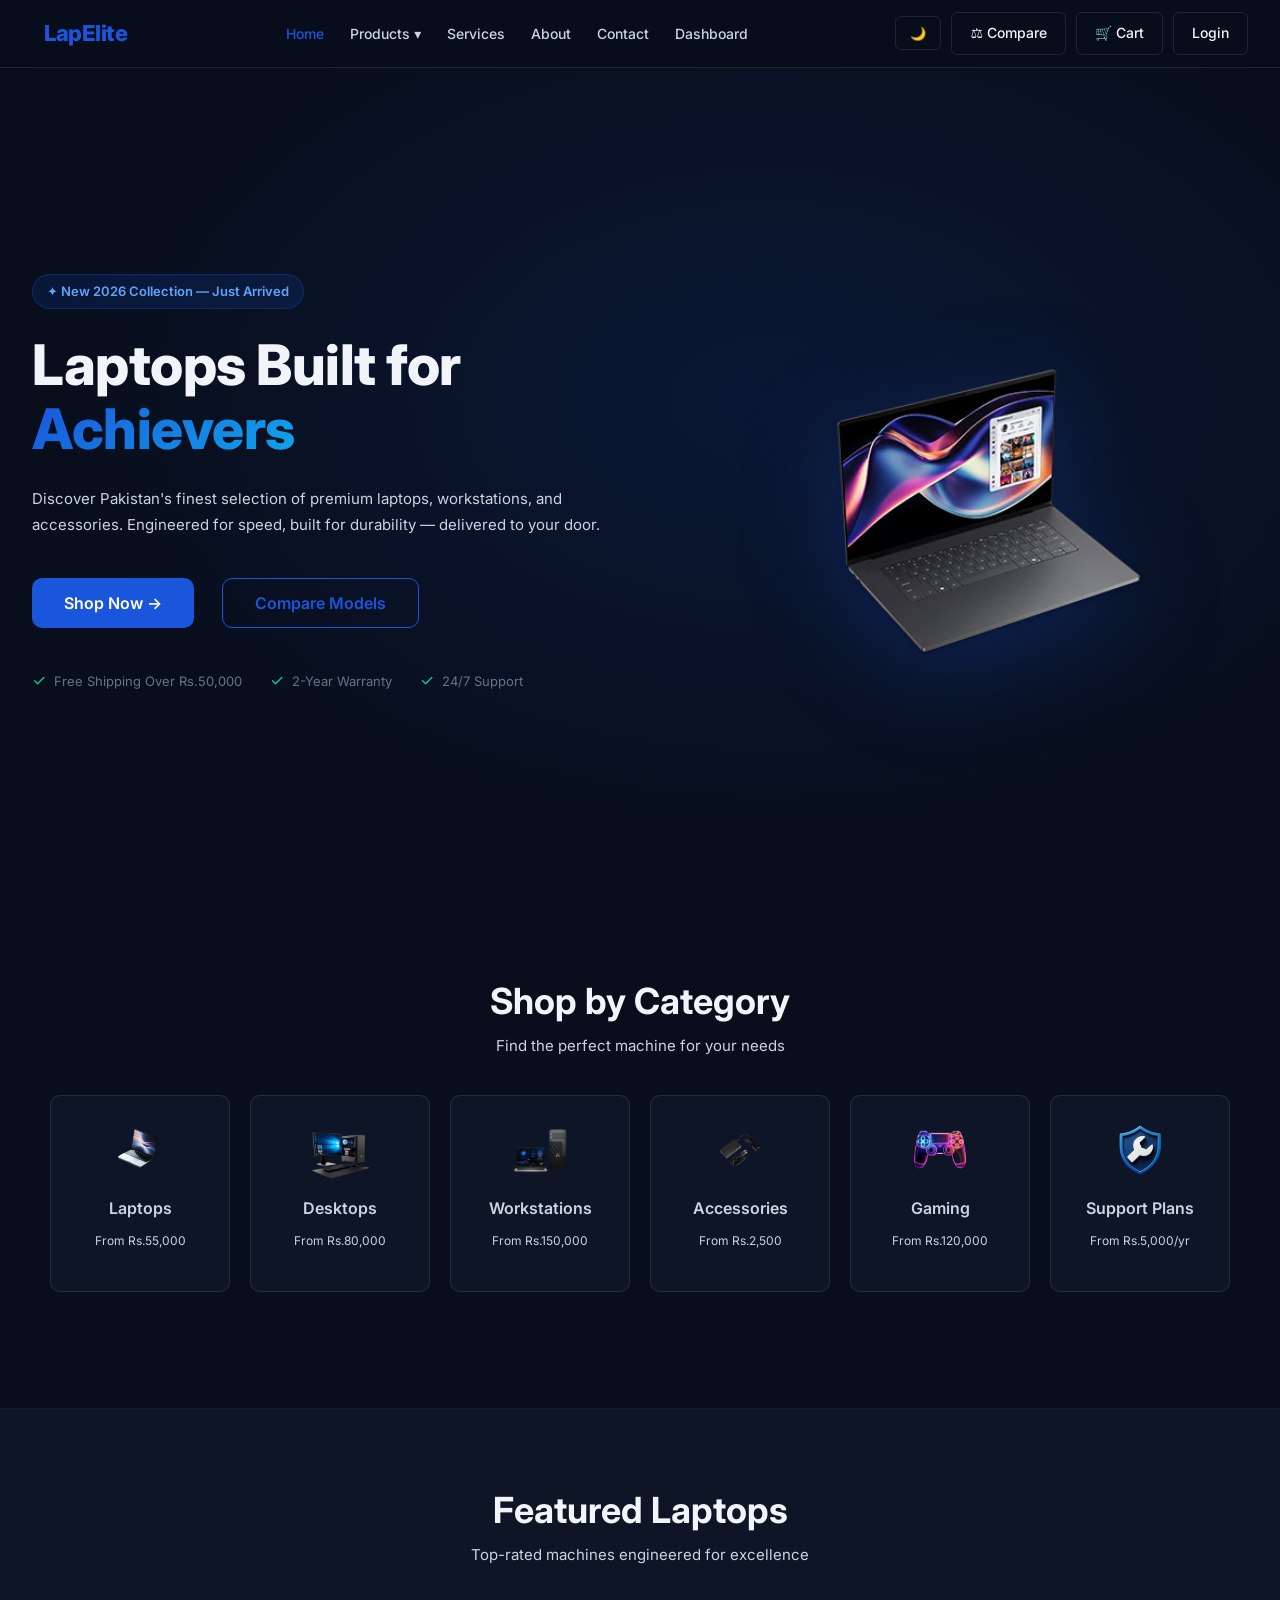
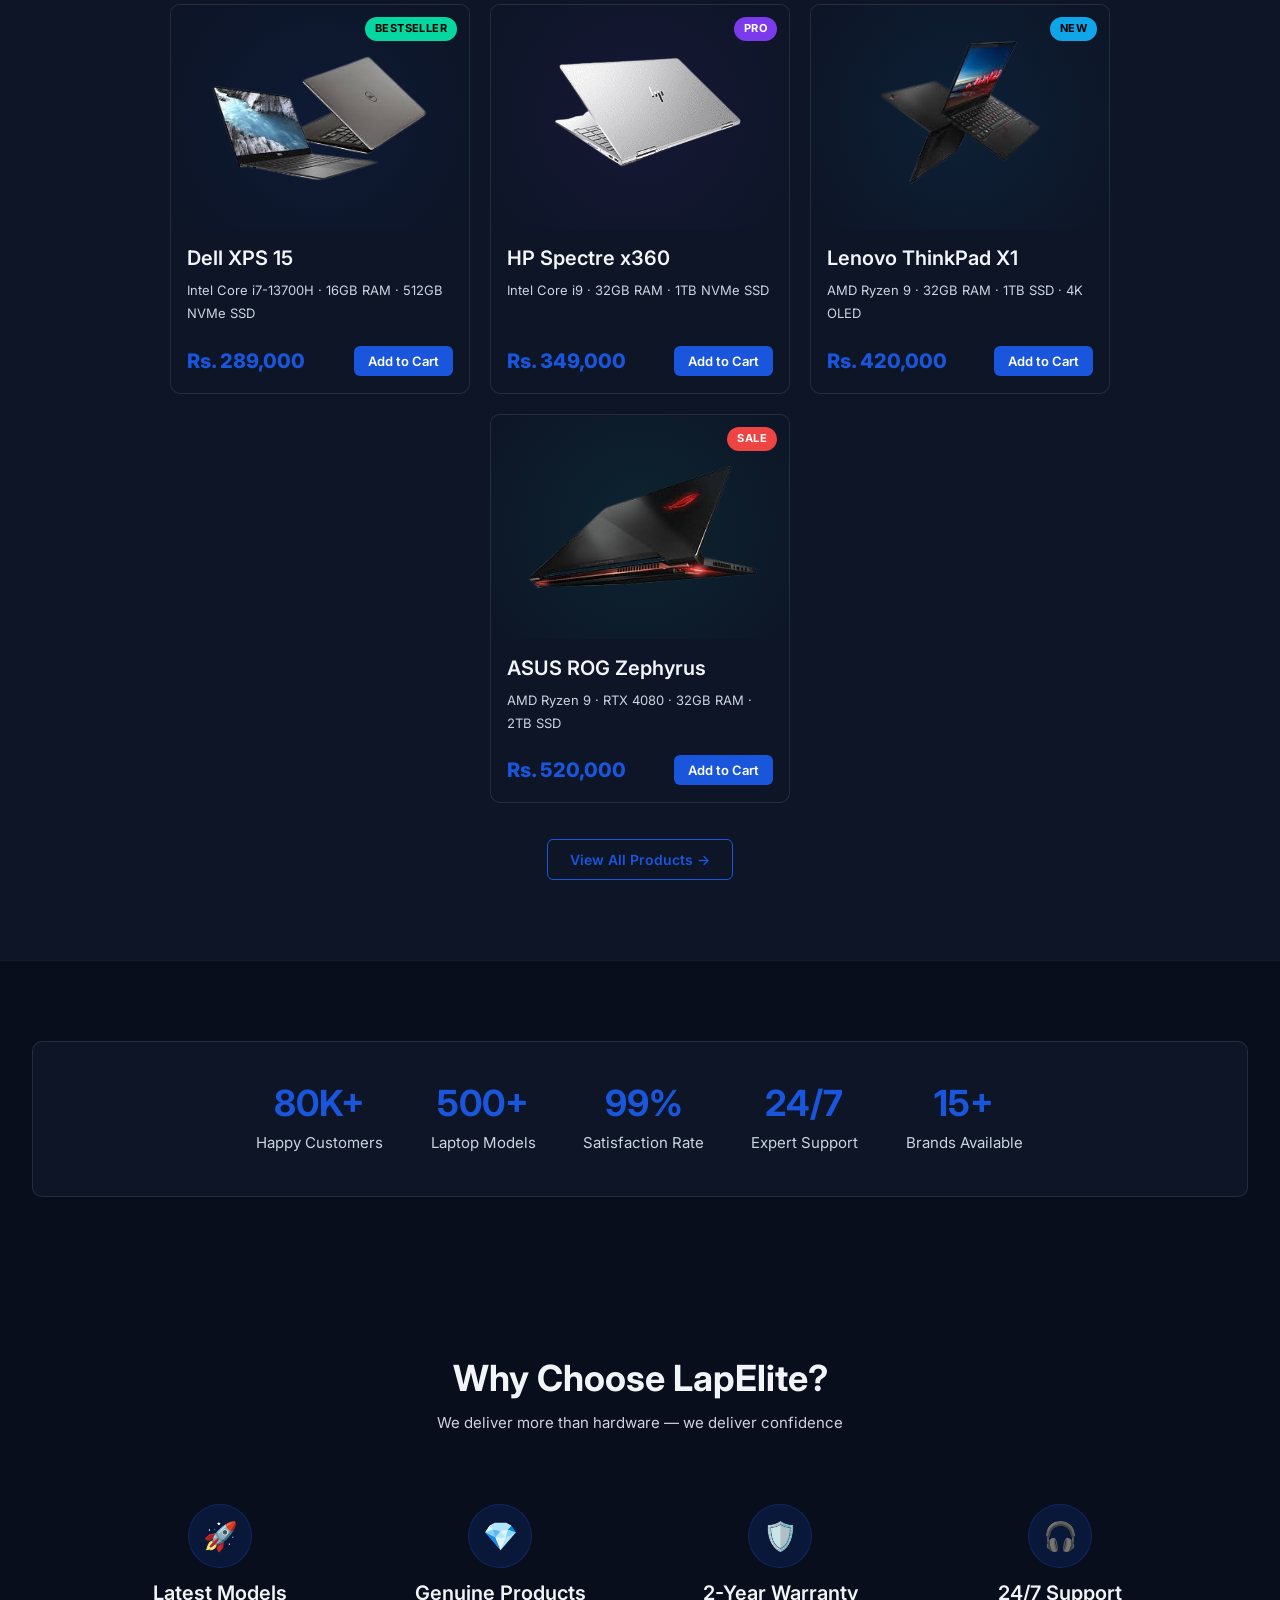
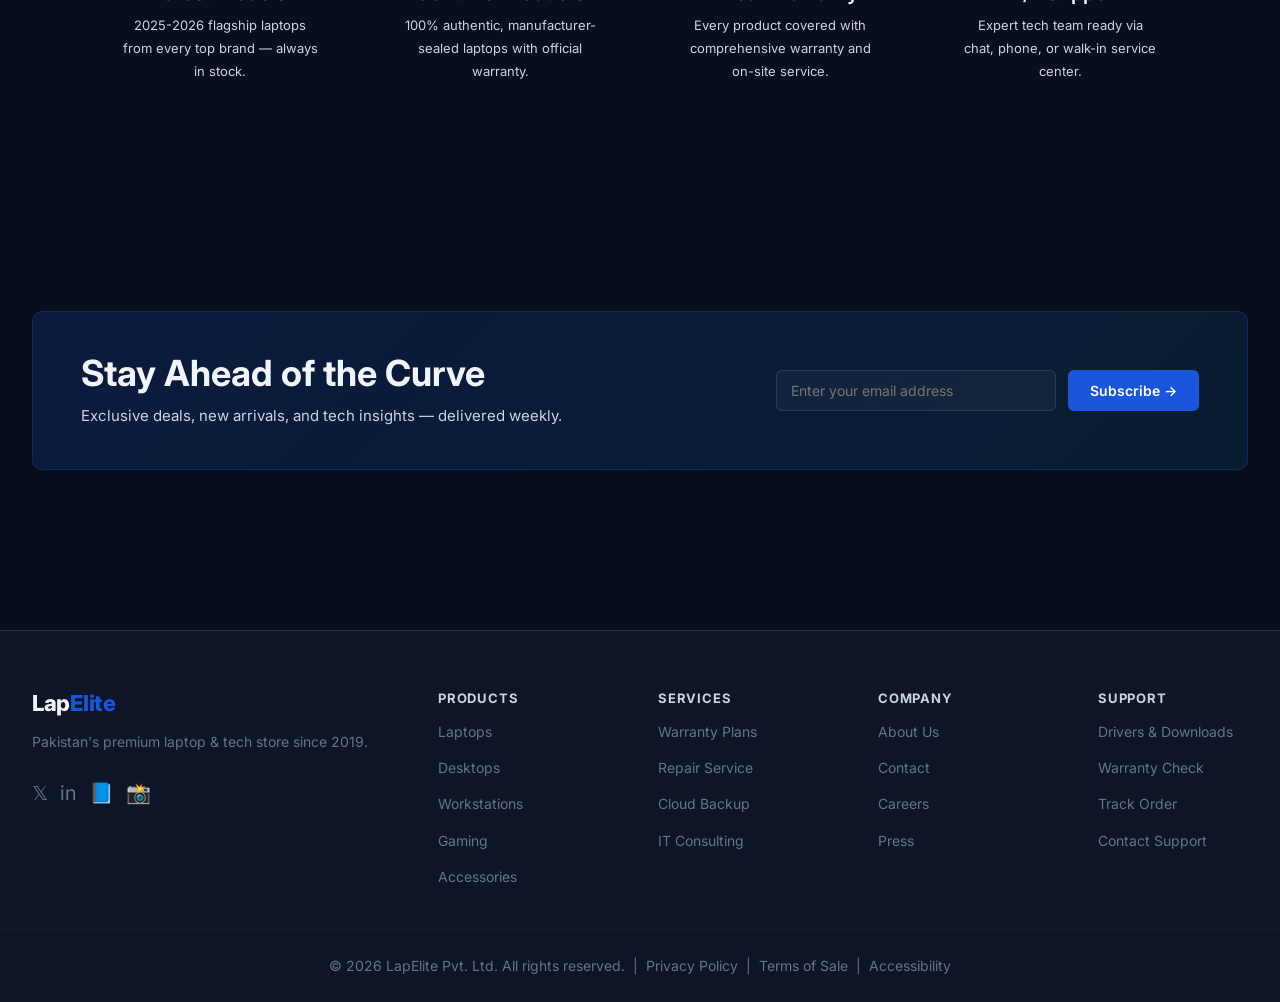
<file: index.html>
<!DOCTYPE html>
<html lang="en">
<head>
  <meta charset="UTF-8">
  <meta name="viewport" content="width=device-width, initial-scale=1.0">
  <title>LapElite | Premium Laptops & Tech — Pakistan's #1 Laptop Store</title>
  <meta name="description" content="LapElite offers premium laptops, desktops, workstations, accessories and expert services. Shop the latest 2026 models at unbeatable prices with free shipping.">
  <link href="https://fonts.googleapis.com/css2?family=Inter:wght@300;400;500;600;700;800&display=swap" rel="stylesheet">
  <link rel="stylesheet" href="cssFile/globalStyles.css">
</head>
<body>

  <!-- ===================== NAVBAR ===================== -->
  <nav>
    <a href="index.html">Lap<span>Elite</span></a>

    <ul id="navMenu">
      <li><a href="index.html" class="active">Home</a></li>
      <li class="dropdown">
        <a href="pages/products.html">Products ▾</a>
        <div class="dropdown-menu">
          <a href="pages/products.html">All Products</a>
          <a href="pages/products.html">Laptops</a>
          <a href="pages/products.html">Desktops</a>
          <a href="pages/products.html">Workstations</a>
          <a href="pages/products.html">Accessories</a>
        </div>
      </li>
      <li><a href="pages/services.html">Services</a></li>
      <li><a href="pages/about.html">About</a></li>
      <li><a href="pages/contact.html">Contact</a></li>
      <li><a href="pages/dashboard.html">Dashboard</a></li>
    </ul>

    <div class="nav-actions">
      <button id="themeToggle" onclick="toggleDarkMode()">🌙</button>
      <a href="pages/compare.html" class="link-button">⚖️ Compare</a>
      <a href="pages/cart.html" class="link-button">
        🛒 Cart
        <span id="cartBadge">0</span>
      </a>
      <a href="pages/login.html" class="link-button">Login</a>
    </div>

    <button class="menu-toggle" id="menuToggle" onclick="toggleMenu()" aria-label="Toggle menu">
      <svg width="22" height="22" viewBox="0 0 24 24" fill="none" stroke="currentColor" stroke-width="2.5"><path d="M3 12h18M3 6h18M3 18h18"/></svg>
    </button>
  </nav>

  <!-- ===================== HERO ===================== -->
  <section>
    <div class="hero">
      <div class="hero-content">
        <span class="badge">✦ New 2026 Collection — Just Arrived</span>
        <h1>Laptops Built for <span class="text-gradient">Achievers</span></h1>
        <p>Discover Pakistan's finest selection of premium laptops, workstations, and accessories. Engineered for speed, built for durability — delivered to your door.</p>
        <div class="hero-buttons">
          <button class="lg-button" onclick="window.location='pages/products.html'">Shop Now →</button>
          <button class="lg-button border-button" onclick="window.location='pages/compare.html'">Compare Models</button>
        </div>
        <div>
          <div>
            <span>✓</span> Free Shipping Over Rs.50,000
          </div>
          <div>
            <span>✓</span> 2-Year Warranty
          </div>
          <div>
            <span>✓</span> 24/7 Support
          </div>
        </div>
      </div>
      <div class="hero-image">
        <img src="/sources/img1.avif" alt="LapElite Premium Laptop"
             onerror="this.src='https://images.unsplash.com/photo-1517336714731-489689fd1ca8?w=620&q=80'">
      </div>
    </div>
  </section>

  <!-- ===================== CATEGORY STRIP ===================== -->
 <section class="section reveal category-section">
  <div class="section-header">
    <h2>Shop by Category</h2>
    <p>Find the perfect machine for your needs</p>
  </div>

  <div class="card-container">

    <!-- Laptops -->
    <div class="card" onclick="window.location='pages/products.html'">
      <img src="/sources/img2.png" />
      <div class="card-body">
        <h4>Laptops</h4>
        <p>From Rs.55,000</p>
      </div>
    </div>

    <!-- Desktops -->
    <div class="card" onclick="window.location='pages/products.html'">
      <img src="/sources/img3.png" />
      <div class="card-body">
        <h4>Desktops</h4>
        <p>From Rs.80,000</p>
      </div>
    </div>

    <!-- Workstations -->
    <div class="card" onclick="window.location='pages/products.html'">
      <img src="/sources/img4.png" />
      <div class="card-body">
        <h4>Workstations</h4>
        <p>From Rs.150,000</p>
      </div>
    </div>

    <!-- Accessories -->
    <div class="card" onclick="window.location='pages/products.html'">
      <img src="/sources/img5.png" />
      <div class="card-body">
        <h4>Accessories</h4>
        <p>From Rs.2,500</p>
      </div>
    </div>

    <!-- Gaming -->
    <div class="card" onclick="window.location='pages/products.html'">
      <img src="/sources/img6.png" />
      <div class="card-body">
        <h4>Gaming</h4>
        <p>From Rs.120,000</p>
      </div>
    </div>

    <!-- Support Plans -->
    <div class="card" onclick="window.location='pages/services.html'">
      <img src="/sources/img7.png" />
      <div class="card-body">
        <h4>Support Plans</h4>
        <p>From Rs.5,000/yr</p>
      </div>
    </div>

  </div>
</section>

  <!-- ===================== FEATURED PRODUCTS ===================== -->
  <section class="section reveal featured-section">
    <div class="section-header">
      <h2>Featured Laptops</h2>
      <p>Top-rated machines engineered for excellence</p>
    </div>
    <div class="card-container">

      <div class="card">
        <div class="card-img" data-grad="blue">
          <img src="/sources/img8.png" alt="Dell XPS 15"
               onerror="this.src='https://images.unsplash.com/photo-1517336714731-489689fd1ca8?w=400&q=80'">
          <span class="chip" data-color="green">Bestseller</span>
        </div>
        <div class="card-body">
          <h3>Dell XPS 15</h3>
          <p>Intel Core i7-13700H · 16GB RAM · 512GB NVMe SSD</p>
          <div class="card-footer-row">
            <span class="price-tag">Rs. 289,000</span>
            <button class="sm-button" onclick="addToCart('Dell XPS 15',289000,1)">Add to Cart</button>
          </div>
        </div>
      </div>

      <div class="card">
        <div class="card-img" data-grad="purple">
          <img src="/sources/img9.png" alt="HP Spectre x360"
               onerror="this.src='https://images.unsplash.com/photo-1611186871348-b1ce696e52c9?w=400&q=80'">
          <span class="chip" data-color="purple">Pro</span>
        </div>
        <div class="card-body">
          <h3>HP Spectre x360</h3>
          <p>Intel Core i9 · 32GB RAM · 1TB NVMe SSD</p>
          <div class="card-footer-row">
            <span class="price-tag">Rs. 349,000</span>
            <button class="sm-button" onclick="addToCart('HP Spectre x360',349000,2)">Add to Cart</button>
          </div>
        </div>
      </div>

      <div class="card">
        <div class="card-img" data-grad="sky">
          <img src="/sources/img10.png" alt="Lenovo ThinkPad X1"
               onerror="this.src='https://images.unsplash.com/photo-1587202372775-e229f172b9d7?w=400&q=80'">
          <span class="chip" data-color="sky">New</span>
        </div>
        <div class="card-body">
          <h3>Lenovo ThinkPad X1</h3>
          <p>AMD Ryzen 9 · 32GB RAM · 1TB SSD · 4K OLED</p>
          <div class="card-footer-row">
            <span class="price-tag">Rs. 420,000</span>
            <button class="sm-button" onclick="addToCart('Lenovo ThinkPad X1',420000,3)">Add to Cart</button>
          </div>
        </div>
      </div>

      <div class="card">
        <div class="card-img" data-grad="green">
          <img src="/sources/img11.png" alt="ASUS ROG Zephyrus"
               onerror="this.src='https://images.unsplash.com/photo-1593640408182-31c228f5de05?w=400&q=80'">
          <span class="chip" data-color="red">Sale</span>
        </div>
        <div class="card-body">
          <h3>ASUS ROG Zephyrus</h3>
          <p>AMD Ryzen 9 · RTX 4080 · 32GB RAM · 2TB SSD</p>
          <div class="card-footer-row">
            <span class="price-tag">Rs. 520,000</span>
            <button class="sm-button" onclick="addToCart('ASUS ROG Zephyrus',520000,4)">Add to Cart</button>
          </div>
        </div>
      </div>

    </div>
    <div>
      <button class="border-button" onclick="window.location='pages/products.html'">View All Products →</button>
    </div>
  </section>

  <!-- ===================== STATS ===================== -->
  <section class="section reveal">
    <div class="stats-row">
      <div class="stat-item">
        <h2>80K+</h2>
        <p>Happy Customers</p>
      </div>
      <div class="stat-item">
        <h2>500+</h2>
        <p>Laptop Models</p>
      </div>
      <div class="stat-item">
        <h2>99%</h2>
        <p>Satisfaction Rate</p>
      </div>
      <div class="stat-item">
        <h2>24/7</h2>
        <p>Expert Support</p>
      </div>
      <div class="stat-item">
        <h2>15+</h2>
        <p>Brands Available</p>
      </div>
    </div>
  </section>

  <!-- ===================== WHY LAPELITE ===================== -->
  <section class="section reveal why-section">
    <div class="section-header">
      <h2>Why Choose LapElite?</h2>
      <p>We deliver more than hardware — we deliver confidence</p>
    </div>
    <div class="card-container">
      <div class="card">
        <div class="icon-circle">🚀</div>
        <div></div>
        <h3>Latest Models</h3>
        <p>2025-2026 flagship laptops from every top brand — always in stock.</p>
      </div>
      <div class="card">
        <div class="icon-circle">💎</div>
        <div></div>
        <h3>Genuine Products</h3>
        <p>100% authentic, manufacturer-sealed laptops with official warranty.</p>
      </div>
      <div class="card">
        <div class="icon-circle">🛡️</div>
        <div></div>
        <h3>2-Year Warranty</h3>
        <p>Every product covered with comprehensive warranty and on-site service.</p>
      </div>
      <div class="card">
        <div class="icon-circle">🎧</div>
        <div></div>
        <h3>24/7 Support</h3>
        <p>Expert tech team ready via chat, phone, or walk-in service center.</p>
      </div>
    </div>
  </section>

  <!-- ===================== NEWSLETTER ===================== -->
  <section class="section reveal">
    <div class="newsletter-strip">
      <div>
        <h2>Stay Ahead of the Curve</h2>
        <p>Exclusive deals, new arrivals, and tech insights — delivered weekly.</p>
      </div>
      <form class="newsletter-form" onsubmit="subscribeNewsletter(event)">
        <input type="email" placeholder="Enter your email address" required>
        <button type="submit">Subscribe →</button>
      </form>
    </div>
  </section>

  <!-- ===================== FOOTER ===================== -->
  <footer>
    <div class="footer-container">
      <div>
        <h1>Lap<span>Elite</span></h1>
        <p>Pakistan's premium laptop & tech store since 2019.</p>
        <div class="social-links">
          <a href="#">𝕏</a>
          <a href="#">in</a>
          <a href="#">📘</a>
          <a href="#">📸</a>
        </div>
      </div>
      <div>
        <h2>Products</h2>
        <a href="pages/products.html">Laptops</a>
        <a href="pages/products.html">Desktops</a>
        <a href="pages/products.html">Workstations</a>
        <a href="pages/products.html">Gaming</a>
        <a href="pages/products.html">Accessories</a>
      </div>
      <div>
        <h2>Services</h2>
        <a href="pages/services.html">Warranty Plans</a>
        <a href="pages/services.html">Repair Service</a>
        <a href="pages/services.html">Cloud Backup</a>
        <a href="pages/services.html">IT Consulting</a>
      </div>
      <div>
        <h2>Company</h2>
        <a href="pages/about.html">About Us</a>
        <a href="pages/contact.html">Contact</a>
        <a href="#">Careers</a>
        <a href="#">Press</a>
      </div>
      <div>
        <h2>Support</h2>
        <a href="#">Drivers & Downloads</a>
        <a href="#">Warranty Check</a>
        <a href="#">Track Order</a>
        <a href="pages/contact.html">Contact Support</a>
      </div>
    </div>
    <div class="footer-bottom">
      <p>&copy; 2026 LapElite Pvt. Ltd. All rights reserved. &nbsp;|&nbsp;
        <a href="#">Privacy Policy</a> &nbsp;|&nbsp;
        <a href="#">Terms of Sale</a> &nbsp;|&nbsp;
        <a href="#">Accessibility</a>
      </p>
    </div>
  </footer>

  <script src="jsFile/jsFunctions.js"></script>
</body>
</html>
</file>
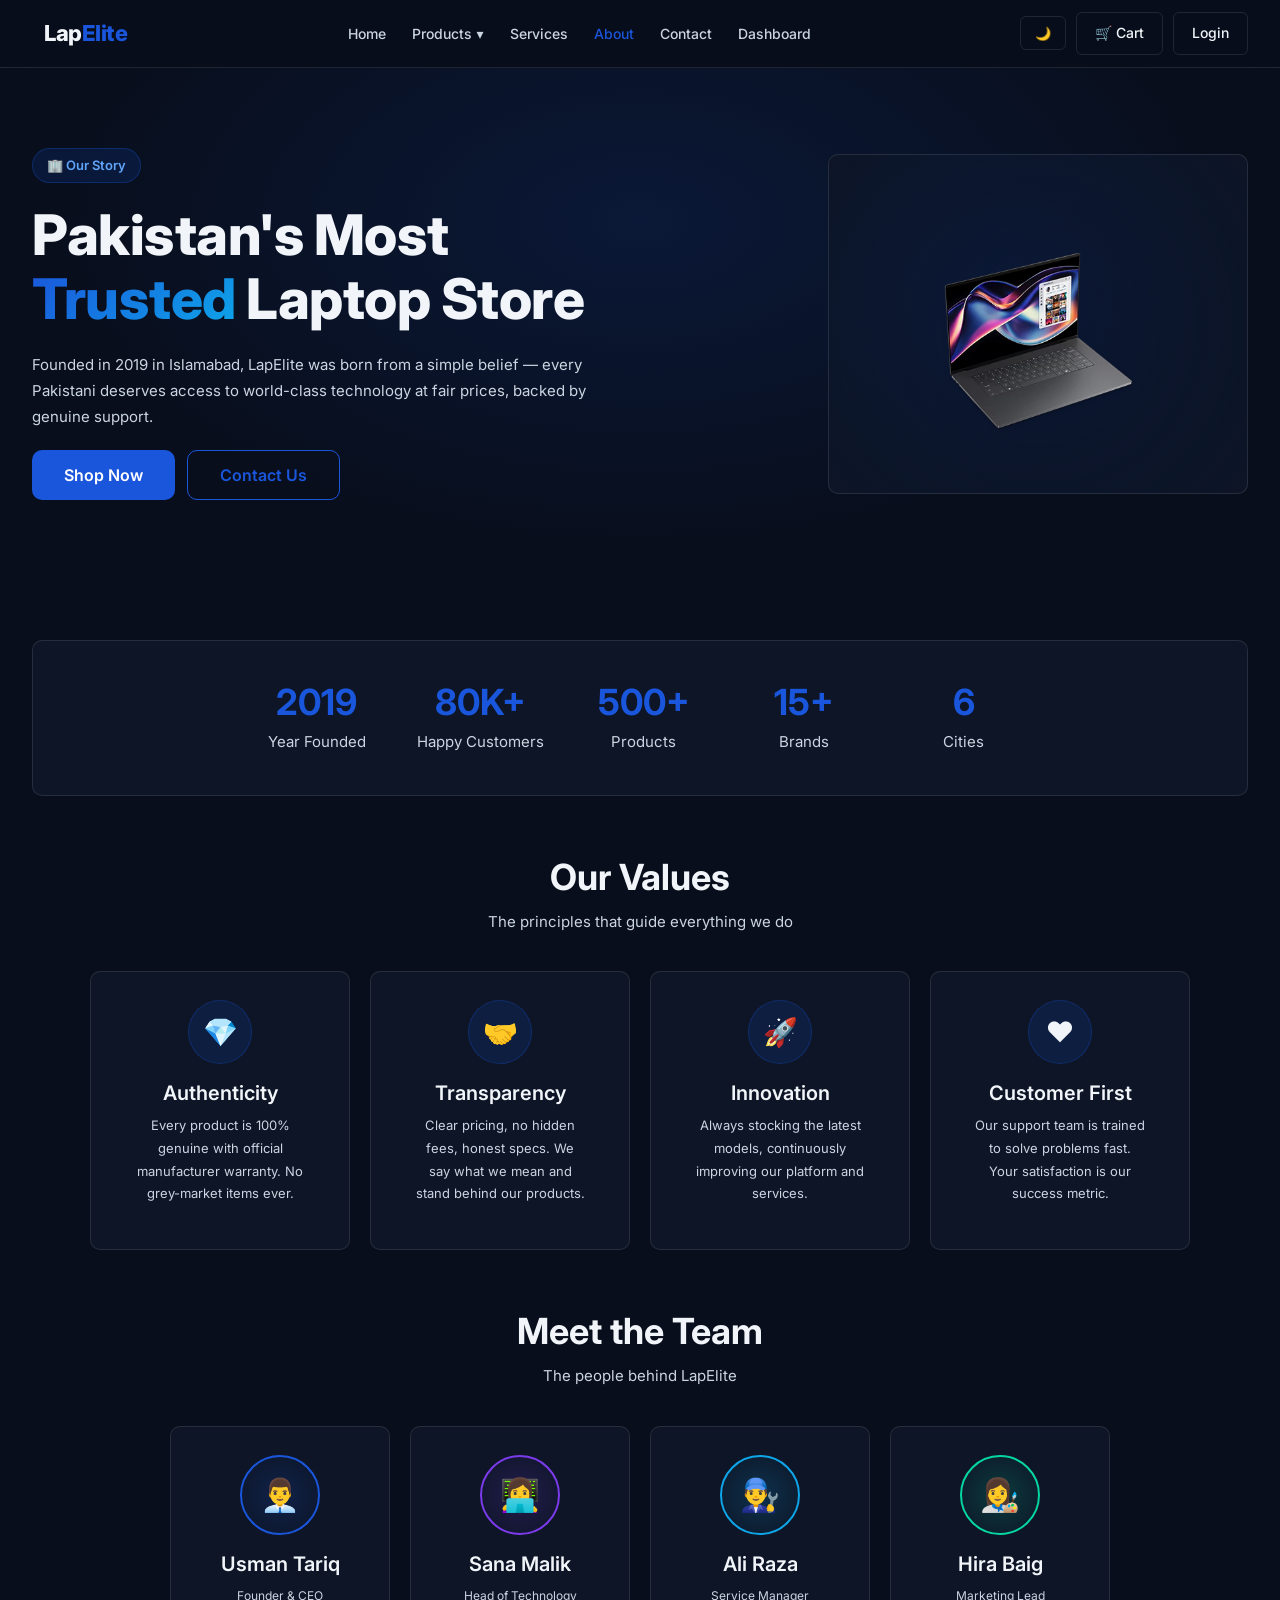
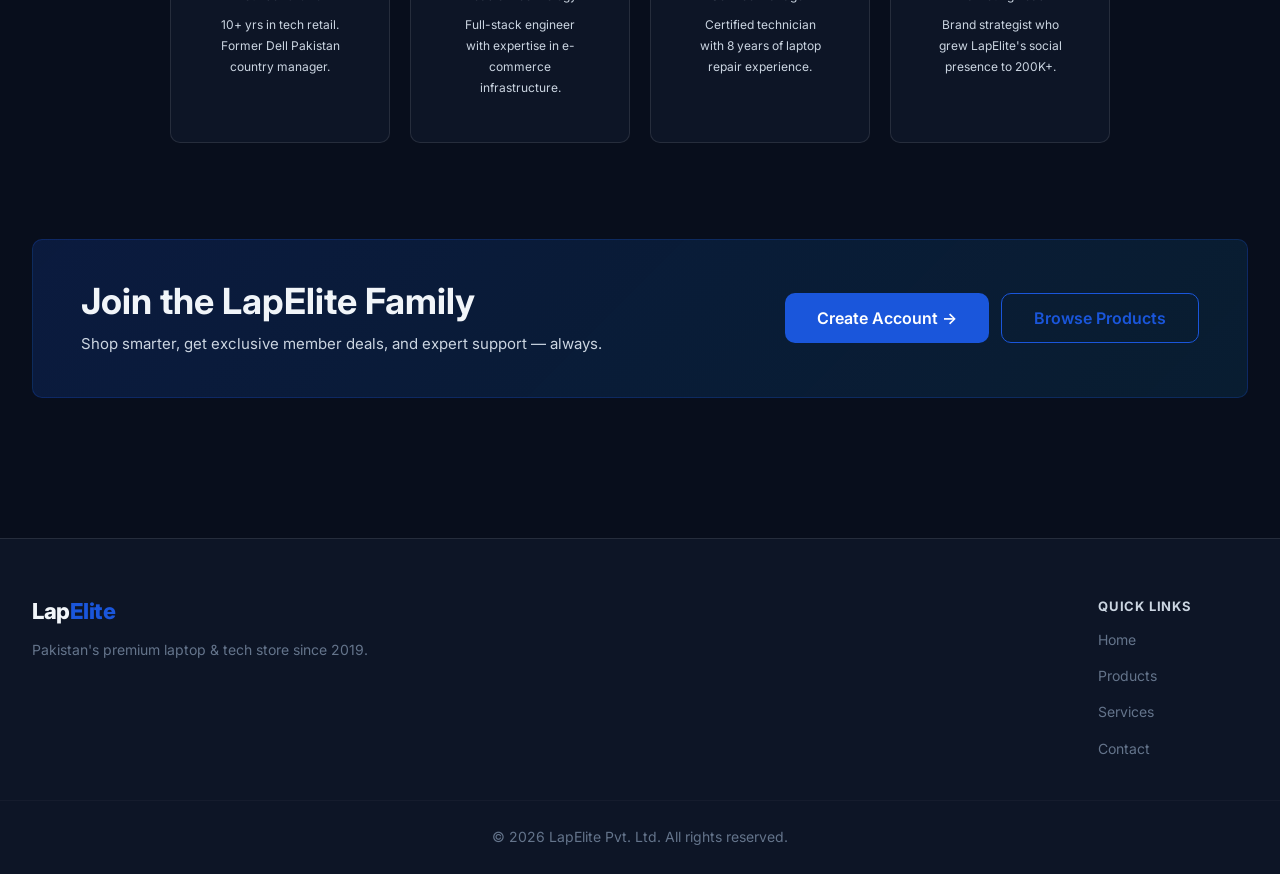
<file: pages/about.html>
<!DOCTYPE html>
<html lang="en">
<head>
  <meta charset="UTF-8">
  <meta name="viewport" content="width=device-width, initial-scale=1.0">
  <title>About Us — LapElite</title>
  <meta name="description" content="Learn about LapElite — Pakistan's leading laptop store, our mission, team and values.">
  <link href="https://fonts.googleapis.com/css2?family=Inter:wght@300;400;500;600;700;800&display=swap" rel="stylesheet">
  <link rel="stylesheet" href="../cssFile/globalStyles.css">
</head>
<body>
  <nav>
    <a href="../index.html">Lap<span>Elite</span></a>
    <ul id="navMenu">
      <li><a href="../index.html">Home</a></li>
      <li class="dropdown">
        <a href="products.html">Products ▾</a>
        <div class="dropdown-menu">
          <a href="products.html">All Products</a>
          <a href="products.html">Laptops</a>
          <a href="products.html">Desktops</a>
          <a href="products.html">Workstations</a>
          <a href="products.html">Accessories</a>
        </div>
      </li>
      <li><a href="services.html">Services</a></li>
      <li><a href="about.html" class="active">About</a></li>
      <li><a href="contact.html">Contact</a></li>
      <li><a href="dashboard.html">Dashboard</a></li>
    </ul>
    <div class="nav-actions">
      <button id="themeToggle" onclick="toggleDarkMode()">🌙</button>
      <a href="cart.html" class="link-button">🛒 Cart
        <span id="cartBadge">0</span>
      </a>
      <a href="login.html" class="link-button">Login</a>
    </div>
    <button class="menu-toggle" id="menuToggle" onclick="toggleMenu()" aria-label="Toggle menu">
      <svg width="22" height="22" viewBox="0 0 24 24" fill="none" stroke="currentColor" stroke-width="2.5"><path d="M3 12h18M3 6h18M3 18h18"/></svg>
    </button>
  </nav>

  <!-- Hero -->
  <section class="page-hero">
    <div>
      <div>
        <span class="badge">🏢 Our Story</span>
        <h1>Pakistan's Most <span class="text-gradient">Trusted</span> Laptop Store</h1>
        <p>Founded in 2019 in Islamabad, LapElite was born from a simple belief — every Pakistani deserves access to world-class technology at fair prices, backed by genuine support.</p>
        <div>
          <button class="lg-button" onclick="window.location='products.html'">Shop Now</button>
          <button class="lg-button border-button" onclick="window.location='contact.html'">Contact Us</button>
        </div>
      </div>
      <div>
        <div>
          <img src="../sources/img1.avif" alt="LapElite Store"
               onerror="this.src='https://images.unsplash.com/photo-1517336714731-489689fd1ca8?w=500&q=80'">
        </div>
      </div>
    </div>
  </section>

  <div class="page">

    <!-- Stats -->
    <div class="stats-row reveal about-stats">
      <div class="stat-item"><h2>2019</h2><p>Year Founded</p></div>
      <div class="stat-item"><h2>80K+</h2><p>Happy Customers</p></div>
      <div class="stat-item"><h2>500+</h2><p>Products</p></div>
      <div class="stat-item"><h2>15+</h2><p>Brands</p></div>
      <div class="stat-item"><h2>6</h2><p>Cities</p></div>
    </div>

    <!-- Mission & Values -->
    <div class="section-header reveal"><h2>Our Values</h2><p>The principles that guide everything we do</p></div>
    <div class="card-container reveal">
      <div class="card values-card">
        <div class="icon-circle">💎</div>
        <div class="card-body">
          <h3>Authenticity</h3>
          <p>Every product is 100% genuine with official manufacturer warranty. No grey-market items ever.</p>
        </div>
      </div>
      <div class="card values-card">
        <div class="icon-circle">🤝</div>
        <div class="card-body">
          <h3>Transparency</h3>
          <p>Clear pricing, no hidden fees, honest specs. We say what we mean and stand behind our products.</p>
        </div>
      </div>
      <div class="card values-card">
        <div class="icon-circle">🚀</div>
        <div class="card-body">
          <h3>Innovation</h3>
          <p>Always stocking the latest models, continuously improving our platform and services.</p>
        </div>
      </div>
      <div class="card values-card">
        <div class="icon-circle">❤️</div>
        <div class="card-body">
          <h3>Customer First</h3>
          <p>Our support team is trained to solve problems fast. Your satisfaction is our success metric.</p>
        </div>
      </div>
    </div>

    <!-- Team -->
    <div class="section-header reveal team-header"><h2>Meet the Team</h2><p>The people behind LapElite</p></div>
    <div class="card-container reveal">
      <div class="card team-card" data-color="blue">
        <div>👨‍💼</div>
        <div class="card-body">
          <h3>Usman Tariq</h3>
          <p>Founder & CEO</p>
          <p>10+ yrs in tech retail. Former Dell Pakistan country manager.</p>
        </div>
      </div>
      <div class="card team-card" data-color="purple">
        <div>👩‍💻</div>
        <div class="card-body">
          <h3>Sana Malik</h3>
          <p>Head of Technology</p>
          <p>Full-stack engineer with expertise in e-commerce infrastructure.</p>
        </div>
      </div>
      <div class="card team-card" data-color="sky">
        <div>👨‍🔧</div>
        <div class="card-body">
          <h3>Ali Raza</h3>
          <p>Service Manager</p>
          <p>Certified technician with 8 years of laptop repair experience.</p>
        </div>
      </div>
      <div class="card team-card" data-color="green">
        <div>👩‍🎨</div>
        <div class="card-body">
          <h3>Hira Baig</h3>
          <p>Marketing Lead</p>
          <p>Brand strategist who grew LapElite's social presence to 200K+.</p>
        </div>
      </div>
    </div>

    <!-- Join CTA -->
    <div class="section reveal cta-section">
      <div class="newsletter-strip">
        <div>
          <h2>Join the LapElite Family</h2>
          <p>Shop smarter, get exclusive member deals, and expert support — always.</p>
        </div>
        <div>
          <button class="lg-button" onclick="window.location='signup.html'">Create Account →</button>
          <button class="lg-button border-button" onclick="window.location='products.html'">Browse Products</button>
        </div>
      </div>
    </div>

  </div>

  <footer>
    <div class="footer-container">
      <div>
        <h1>Lap<span>Elite</span></h1>
        <p>Pakistan's premium laptop & tech store since 2019.</p>
      </div>
      <div>
        <h2>Quick Links</h2>
        <a href="../index.html">Home</a>
        <a href="products.html">Products</a>
        <a href="services.html">Services</a>
        <a href="contact.html">Contact</a>
      </div>
    </div>
    <div class="footer-bottom"><p>&copy; 2026 LapElite Pvt. Ltd. All rights reserved.</p></div>
  </footer>

  <script src="../jsFile/jsFunctions.js"></script>
</body>
</html>
</file>
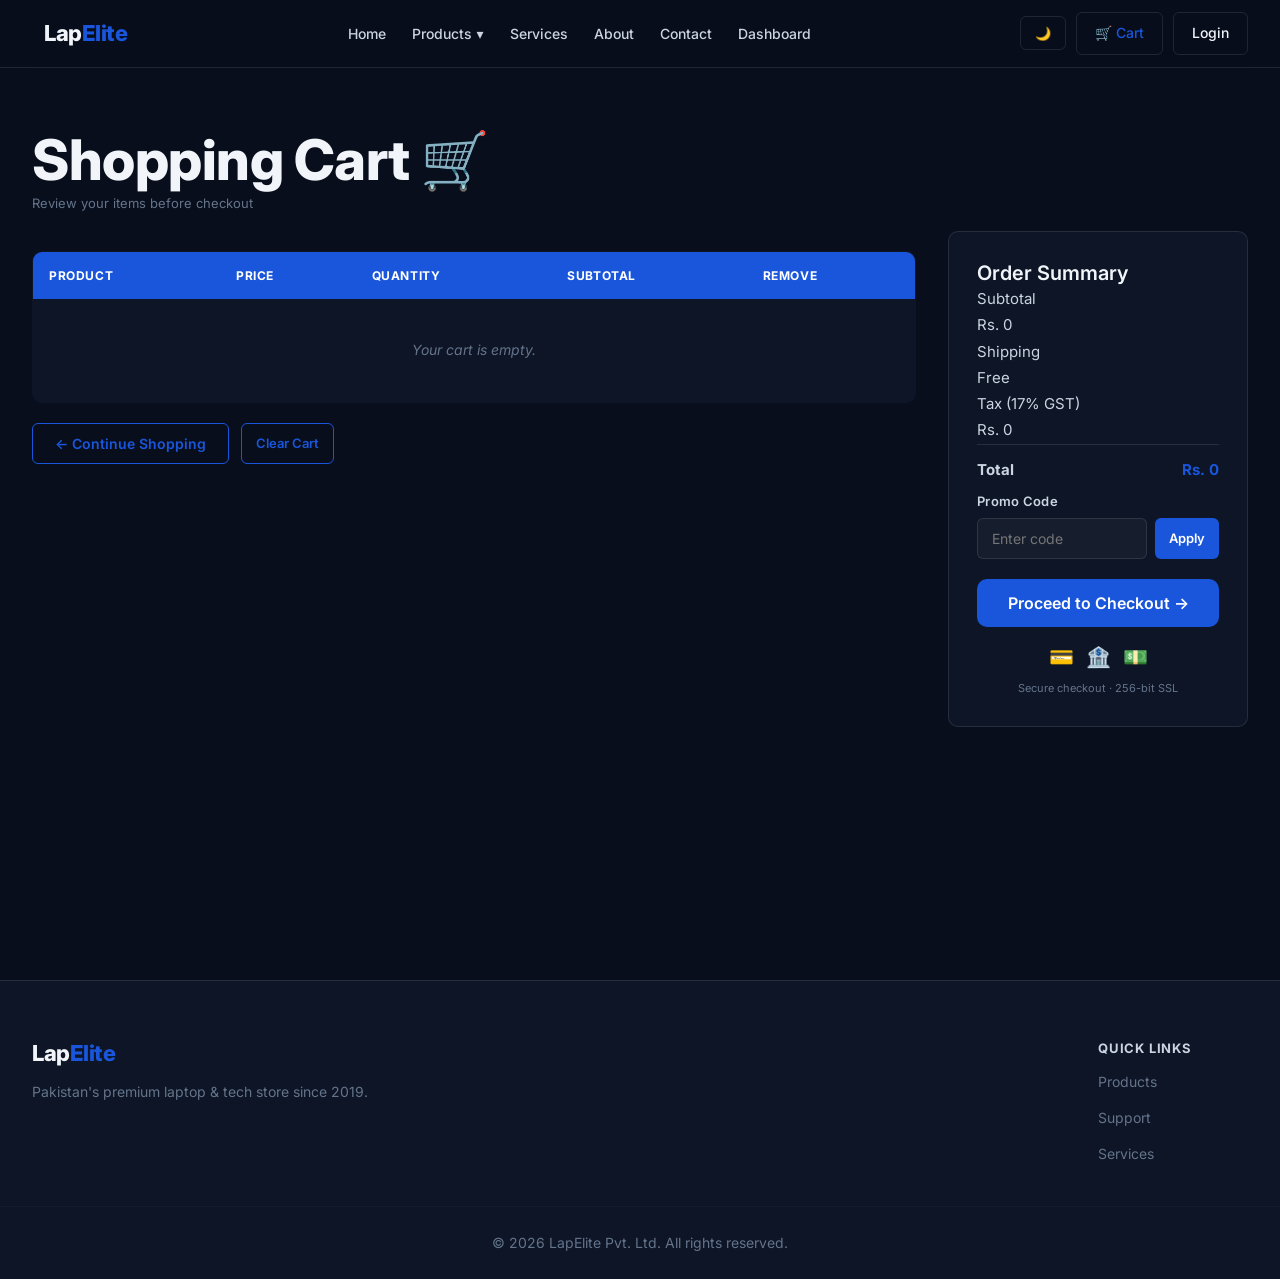
<file: pages/cart.html>
<!DOCTYPE html>
<html lang="en">
<head>
  <meta charset="UTF-8">
  <meta name="viewport" content="width=device-width, initial-scale=1.0">
  <title>Cart — LapElite</title>
  <meta name="description" content="Review your LapElite shopping cart and proceed to checkout.">
  <link href="https://fonts.googleapis.com/css2?family=Inter:wght@300;400;500;600;700;800&display=swap" rel="stylesheet">
  <link rel="stylesheet" href="../cssFile/globalStyles.css">
</head>
<body>
  <nav>
    <a href="../index.html">Lap<span>Elite</span></a>
    <ul id="navMenu">
      <li><a href="../index.html">Home</a></li>
      <li class="dropdown">
        <a href="products.html">Products ▾</a>
        <div class="dropdown-menu">
          <a href="products.html">All Products</a>
          <a href="products.html">Laptops</a>
          <a href="products.html">Desktops</a>
          <a href="products.html">Workstations</a>
          <a href="products.html">Accessories</a>
        </div>
      </li>
      <li><a href="services.html">Services</a></li>
      <li><a href="about.html">About</a></li>
      <li><a href="contact.html">Contact</a></li>
      <li><a href="dashboard.html">Dashboard</a></li>
    </ul>
    <div class="nav-actions">
      <button id="themeToggle" onclick="toggleDarkMode()">🌙</button>
      <a href="cart.html" class="link-button active">🛒 Cart
        <span id="cartBadge">0</span>
      </a>
      <a href="login.html" class="link-button">Login</a>
    </div>
    <button class="menu-toggle" id="menuToggle" onclick="toggleMenu()" aria-label="Toggle menu">
      <svg width="22" height="22" viewBox="0 0 24 24" fill="none" stroke="currentColor" stroke-width="2.5"><path d="M3 12h18M3 6h18M3 18h18"/></svg>
    </button>
  </nav>

  <div class="page">
    <h1>Shopping Cart 🛒</h1>
    <p class="results-count">Review your items before checkout</p>

    <div class="cart-layout">

      <!-- Cart Table -->
      <div>
        <div class="table-container">
          <table id="cartTable">
            <thead>
              <tr><th>Product</th><th>Price</th><th>Quantity</th><th>Subtotal</th><th>Remove</th></tr>
            </thead>
            <tbody id="cartTableBody">
              <tr><td colspan="5" class="table-empty">Your cart is empty. <a href="products.html" class="cart-empty-link">Browse products →</a></td></tr>
            </tbody>
          </table>
        </div>
        <div>
          <button class="border-button" onclick="window.location='products.html'">← Continue Shopping</button>
          <button class="border-button sm-button" onclick="clearCart()">Clear Cart</button>
        </div>
      </div>

      <!-- Order Summary -->
      <div class="card cart-summary">
        <h3>Order Summary</h3>
        <div>
          <div>
            <p>Subtotal</p>
            <p id="cartSummary" class="bold">Total: Rs. 0.00</p>
          </div>
          <div>
            <p>Shipping</p>
            <p class="free">Free</p>
          </div>
          <div>
            <p>Tax (17% GST)</p>
            <p id="taxAmount">Rs. 0</p>
          </div>
          <div class="summary-total">
            <p>Total</p>
            <p id="grandTotal">Rs. 0</p>
          </div>
        </div>

        <div class="promo-wrap">
          <label>Promo Code</label>
          <div>
            <input type="text" id="promoCode" placeholder="Enter code">
            <button class="sm-button" onclick="applyPromo()">Apply</button>
          </div>
        </div>

        <button class="lg-button" onclick="checkout()">Proceed to Checkout →</button>
        <div class="payment-icons">
          <span>💳</span>
          <span>🏦</span>
          <span>💵</span>
        </div>
        <p>Secure checkout · 256-bit SSL</p>
      </div>

    </div>
  </div>

  <footer>
    <div class="footer-container">
      <div>
        <h1>Lap<span>Elite</span></h1>
        <p>Pakistan's premium laptop & tech store since 2019.</p>
      </div>
      <div>
        <h2>Quick Links</h2>
        <a href="products.html">Products</a>
        <a href="contact.html">Support</a>
        <a href="services.html">Services</a>
      </div>
    </div>
    <div class="footer-bottom"><p>&copy; 2026 LapElite Pvt. Ltd. All rights reserved.</p></div>
  </footer>

  <script src="../jsFile/jsFunctions.js"></script>
  <script>
    document.addEventListener('DOMContentLoaded', renderCart);

    function clearCart() {
      localStorage.removeItem('lapEliteCart');
      renderCart();
      showToast('Cart cleared');
    }

    function applyPromo() {
      const code = document.getElementById('promoCode').value.trim().toUpperCase();
      if (code === 'LAPELITE10') { showToast('10% discount applied! 🎉'); }
      else { showToast('Invalid promo code.', 'error'); }
    }

    function checkout() {
      const cart = getCart();
      if (cart.length === 0) { showToast('Your cart is empty.', 'error'); return; }
      showToast('Redirecting to payment… 💳');
    }
  </script>
</body>
</html>
</file>
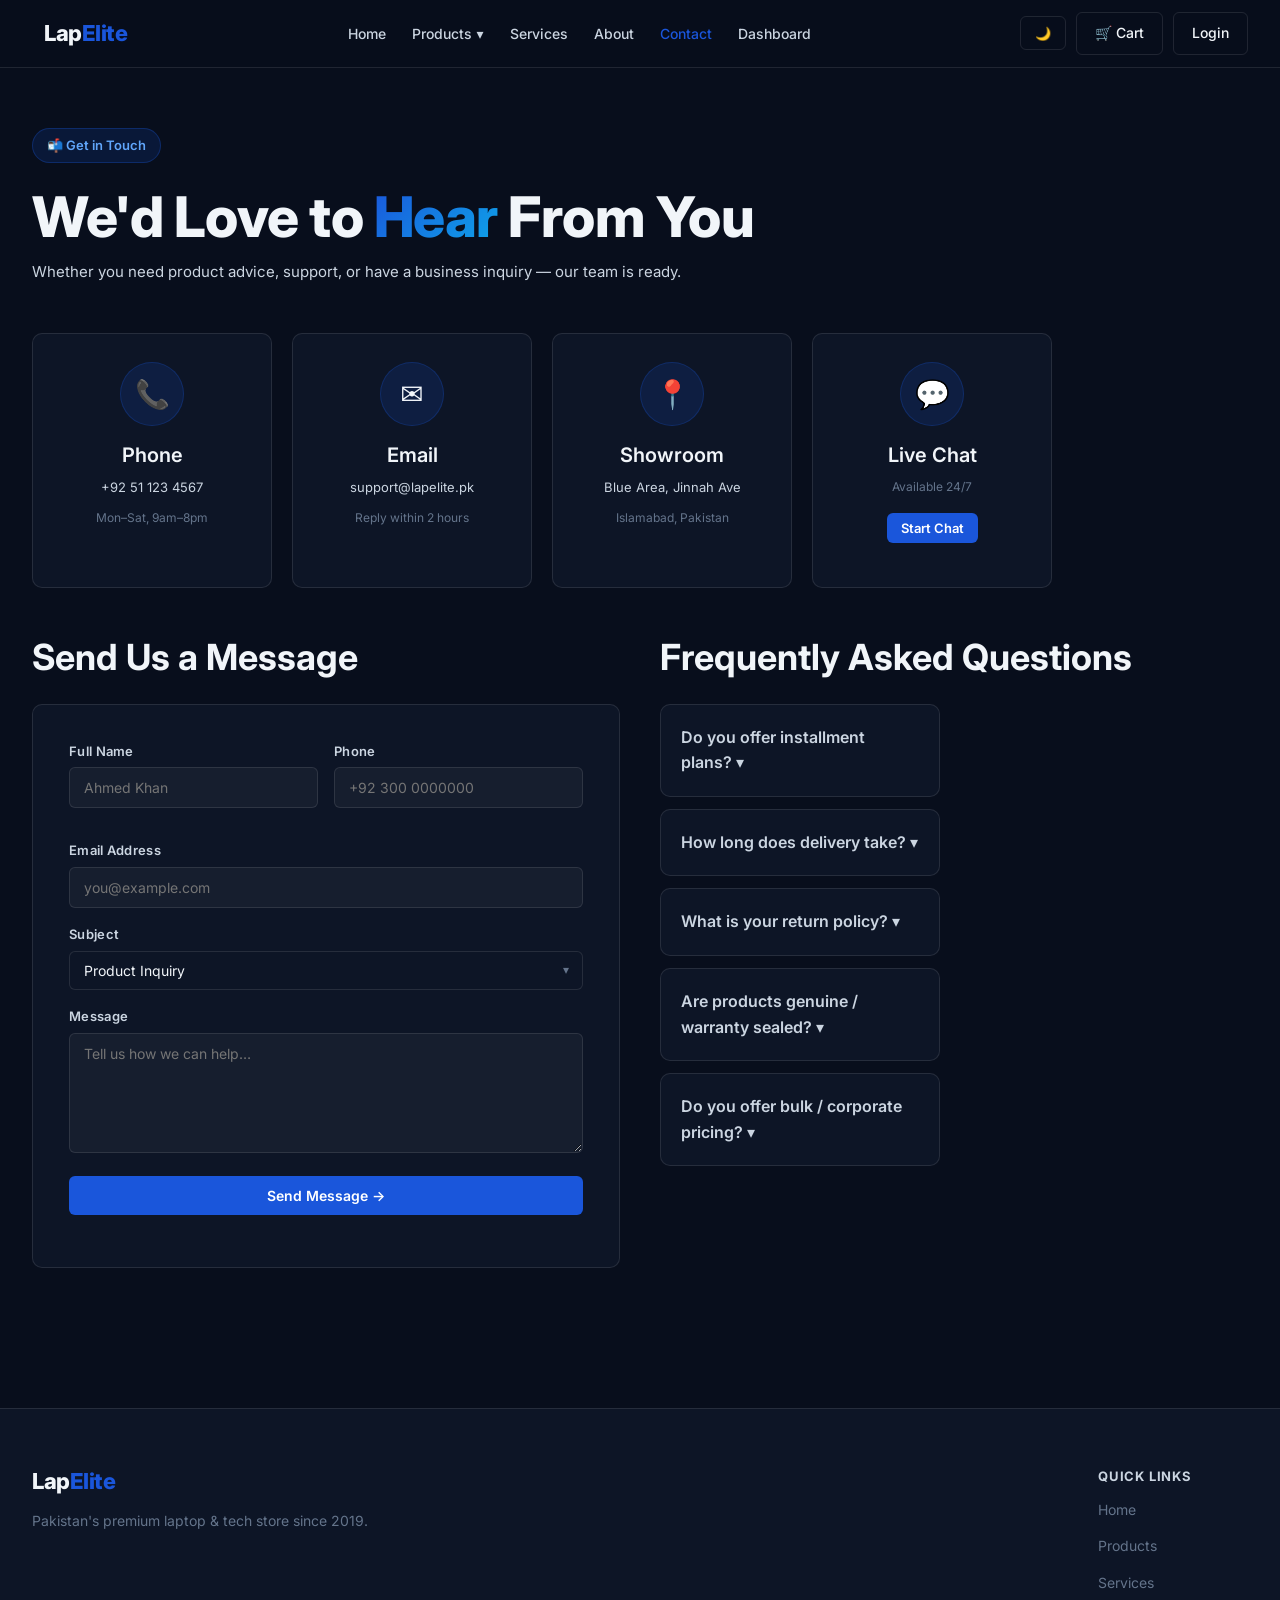
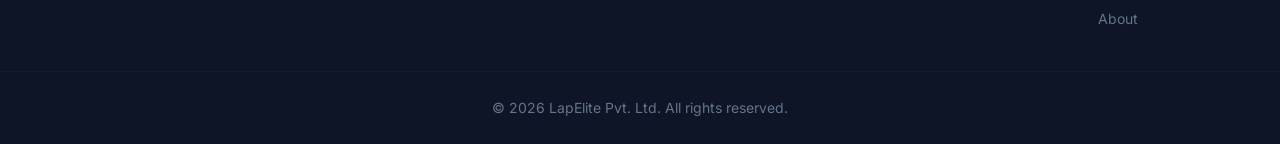
<file: pages/contact.html>
<!DOCTYPE html>
<html lang="en">
<head>
  <meta charset="UTF-8">
  <meta name="viewport" content="width=device-width, initial-scale=1.0">
  <title>Contact — LapElite</title>
  <meta name="description" content="Contact LapElite for support, sales, or partnerships. We're available 24/7 via phone, email and live chat.">
  <link href="https://fonts.googleapis.com/css2?family=Inter:wght@300;400;500;600;700;800&display=swap" rel="stylesheet">
  <link rel="stylesheet" href="../cssFile/globalStyles.css">
</head>
<body>
  <nav>
    <a href="../index.html">Lap<span>Elite</span></a>
    <ul id="navMenu">
      <li><a href="../index.html">Home</a></li>
      <li class="dropdown">
        <a href="products.html">Products ▾</a>
        <div class="dropdown-menu">
          <a href="products.html">All Products</a>
          <a href="products.html">Laptops</a>
          <a href="products.html">Desktops</a>
          <a href="products.html">Workstations</a>
          <a href="products.html">Accessories</a>
        </div>
      </li>
      <li><a href="services.html">Services</a></li>
      <li><a href="about.html">About</a></li>
      <li><a href="contact.html" class="active">Contact</a></li>
      <li><a href="dashboard.html">Dashboard</a></li>
    </ul>
    <div class="nav-actions">
      <button id="themeToggle" onclick="toggleDarkMode()">🌙</button>
      <a href="cart.html" class="link-button">🛒 Cart
        <span id="cartBadge">0</span>
      </a>
      <a href="login.html" class="link-button">Login</a>
    </div>
    <button class="menu-toggle" id="menuToggle" onclick="toggleMenu()" aria-label="Toggle menu">
      <svg width="22" height="22" viewBox="0 0 24 24" fill="none" stroke="currentColor" stroke-width="2.5"><path d="M3 12h18M3 6h18M3 18h18"/></svg>
    </button>
  </nav>

  <div class="page">
    <div class="section-header contact-header">
      <span class="badge">📬 Get in Touch</span>
      <h1>We'd Love to <span class="text-gradient">Hear</span> From You</h1>
      <p>Whether you need product advice, support, or have a business inquiry — our team is ready.</p>
    </div>

    <!-- Info Cards -->
    <div class="card-container reveal contact-cards">
      <div class="card contact-info">
        <div class="icon-circle">📞</div>
        <div class="card-body">
          <h3>Phone</h3>
          <p>+92 51 123 4567</p>
          <p>Mon–Sat, 9am–8pm</p>
        </div>
      </div>
      <div class="card contact-info">
        <div class="icon-circle">✉️</div>
        <div class="card-body">
          <h3>Email</h3>
          <p>support@lapelite.pk</p>
          <p>Reply within 2 hours</p>
        </div>
      </div>
      <div class="card contact-info">
        <div class="icon-circle">📍</div>
        <div class="card-body">
          <h3>Showroom</h3>
          <p>Blue Area, Jinnah Ave</p>
          <p>Islamabad, Pakistan</p>
        </div>
      </div>
      <div class="card contact-info">
        <div class="icon-circle">💬</div>
        <div class="card-body">
          <h3>Live Chat</h3>
          <p>Available 24/7</p>
          <button class="sm-button" onclick="showToast('Chat started! 💬')">Start Chat</button>
        </div>
      </div>
    </div>

    <!-- Form + FAQ Layout -->
    <div class="contact-body">

      <!-- Contact Form -->
      <div>
        <h2>Send Us a Message</h2>
        <div class="form-container">
          <form id="contactForm" onsubmit="submitContact(event)">
            <div class="form-row">
              <div>
                <label for="contactName">Full Name</label>
                <input type="text" id="contactName" placeholder="Ahmed Khan" required>
              </div>
              <div>
                <label for="contactPhone">Phone</label>
                <input type="tel" id="contactPhone" placeholder="+92 300 0000000">
              </div>
            </div>
            <div>
              <label for="contactEmail">Email Address</label>
              <input type="email" id="contactEmail" placeholder="you@example.com" required>
            </div>
            <div>
              <label for="contactSubject">Subject</label>
              <div class="select-container">
                <select id="contactSubject">
                  <option>Product Inquiry</option>
                  <option>Order Support</option>
                  <option>Repair & Service</option>
                  <option>Warranty Claim</option>
                  <option>Business / Bulk Order</option>
                  <option>Other</option>
                </select>
              </div>
            </div>
            <div>
              <label for="contactMsg">Message</label>
              <textarea id="contactMsg" placeholder="Tell us how we can help…" required></textarea>
            </div>
            <div class="form-submit">
              <button type="submit">Send Message →</button>
            </div>
          </form>
        </div>
      </div>

      <!-- FAQ -->
      <div>
        <h2>Frequently Asked Questions</h2>
        <div class="faq-list">
          <div class="card faq-item">
            <h4 onclick="toggleFaq(this)">Do you offer installment plans? ▾</h4>
            <p>Yes! We offer 0% installment plans via HBL, UBL, and Meezan Bank on purchases above Rs. 50,000. Apply at checkout.</p>
          </div>
          <div class="card faq-item">
            <h4 onclick="toggleFaq(this)">How long does delivery take? ▾</h4>
            <p>Islamabad/Rawalpindi: Same day. Lahore/Karachi: 1–2 business days. Other cities: 2–3 business days.</p>
          </div>
          <div class="card faq-item">
            <h4 onclick="toggleFaq(this)">What is your return policy? ▾</h4>
            <p>7-day hassle-free returns on all products in original sealed condition. Manufacturing defects covered for full warranty period.</p>
          </div>
          <div class="card faq-item">
            <h4 onclick="toggleFaq(this)">Are products genuine / warranty sealed? ▾</h4>
            <p>100% yes. Every product comes manufacturer-sealed with official Pakistan warranty. We do not stock grey-market items.</p>
          </div>
          <div class="card faq-item">
            <h4 onclick="toggleFaq(this)">Do you offer bulk / corporate pricing? ▾</h4>
            <p>Yes! For orders of 5+ units, contact our corporate sales team at corporate@lapelite.pk for special pricing and dedicated support.</p>
          </div>
        </div>
      </div>

    </div>
  </div>

  <footer>
    <div class="footer-container">
      <div>
        <h1>Lap<span>Elite</span></h1>
        <p>Pakistan's premium laptop & tech store since 2019.</p>
      </div>
      <div>
        <h2>Quick Links</h2>
        <a href="../index.html">Home</a>
        <a href="products.html">Products</a>
        <a href="services.html">Services</a>
        <a href="about.html">About</a>
      </div>
    </div>
    <div class="footer-bottom"><p>&copy; 2026 LapElite Pvt. Ltd. All rights reserved.</p></div>
  </footer>

  <script src="../jsFile/jsFunctions.js"></script>
  <script>
    function submitContact(e) {
      e.preventDefault();
      showToast('Message sent! We\'ll reply within 2 hours ✓');
      e.target.reset();
    }
    function toggleFaq(el) {
      const p = el.nextElementSibling;
      p.style.display = p.style.display === 'none' ? 'block' : 'none';
    }
  </script>
</body>
</html>
</file>
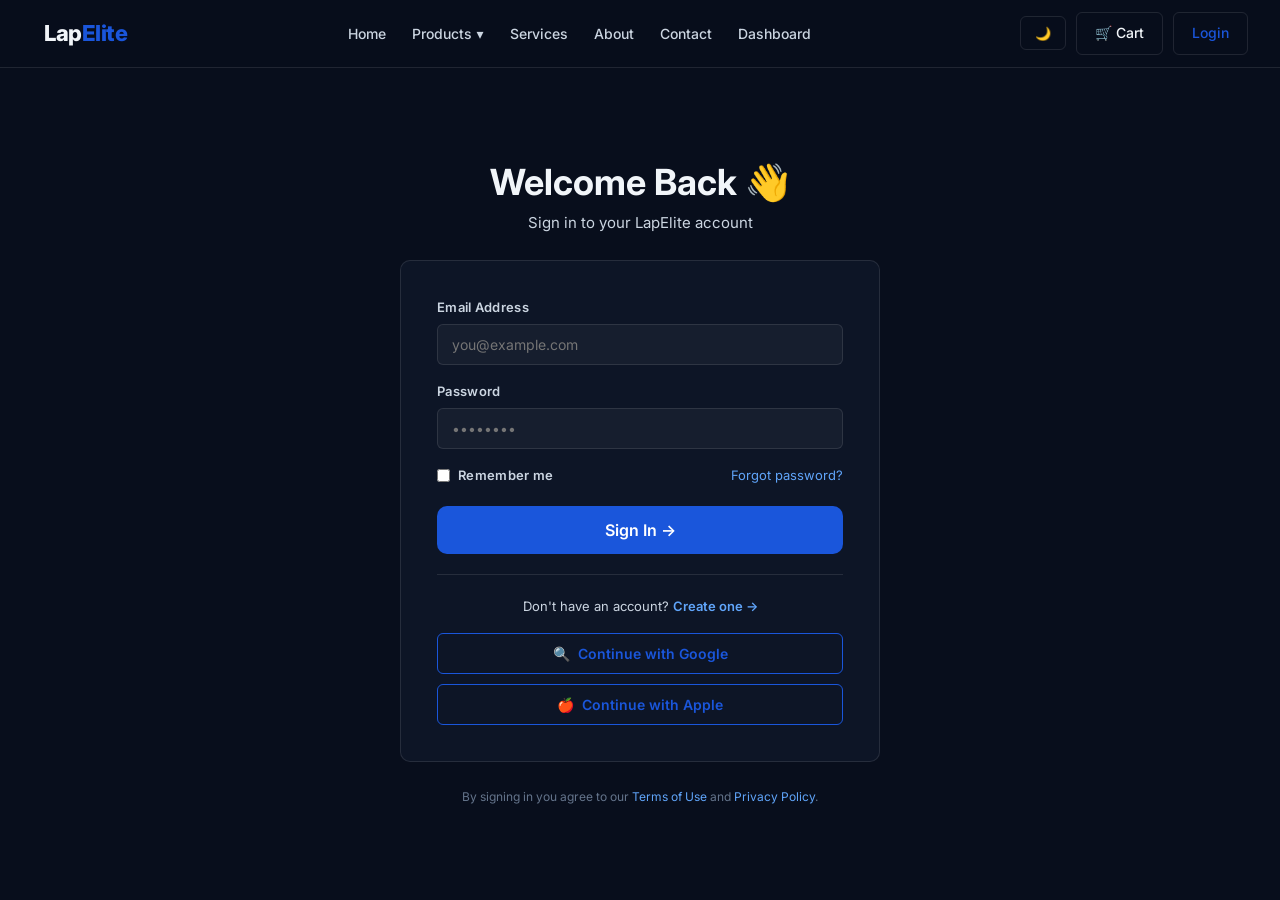
<file: pages/login.html>
<!DOCTYPE html>
<html lang="en">
<head>
  <meta charset="UTF-8">
  <meta name="viewport" content="width=device-width, initial-scale=1.0">
  <title>Login — LapElite</title>
  <meta name="description" content="Sign in to your LapElite account to manage orders, track shipments and access exclusive deals.">
  <link href="https://fonts.googleapis.com/css2?family=Inter:wght@300;400;500;600;700;800&display=swap" rel="stylesheet">
  <link rel="stylesheet" href="../cssFile/globalStyles.css">
</head>
<body>

  <!-- NAVBAR -->
  <nav>
    <a href="../index.html">Lap<span>Elite</span></a>
    <ul id="navMenu">
      <li><a href="../index.html">Home</a></li>
      <li class="dropdown">
        <a href="products.html">Products ▾</a>
        <div class="dropdown-menu">
          <a href="products.html">All Products</a>
          <a href="products.html">Laptops</a>
          <a href="products.html">Desktops</a>
          <a href="products.html">Workstations</a>
          <a href="products.html">Accessories</a>
        </div>
      </li>
      <li><a href="services.html">Services</a></li>
      <li><a href="about.html">About</a></li>
      <li><a href="contact.html">Contact</a></li>
      <li><a href="dashboard.html">Dashboard</a></li>
    </ul>
    <div class="nav-actions">
      <button id="themeToggle" onclick="toggleDarkMode()">🌙</button>
      <a href="cart.html" class="link-button">
        🛒 Cart
        <span id="cartBadge">0</span>
      </a>
      <a href="login.html" class="link-button active">Login</a>
    </div>
    <button class="menu-toggle" id="menuToggle" onclick="toggleMenu()" aria-label="Toggle menu">
      <svg width="22" height="22" viewBox="0 0 24 24" fill="none" stroke="currentColor" stroke-width="2.5"><path d="M3 12h18M3 6h18M3 18h18"/></svg>
    </button>
  </nav>

  <!-- LOGIN PAGE -->
  <div class="page-centered">
    <div class="auth-wrap">

      <div>
        <h2>Welcome Back 👋</h2>
        <p>Sign in to your LapElite account</p>
      </div>

      <div class="form-container">
        <form id="loginForm" onsubmit="handleLogin(event)">

          <div>
            <label for="loginEmail">Email Address</label>
            <input type="email" id="loginEmail" placeholder="you@example.com" required autocomplete="email">
          </div>

          <div>
            <label for="loginPassword">Password</label>
            <input type="password" id="loginPassword" placeholder="••••••••" required autocomplete="current-password">
          </div>

          <div class="auth-row">
            <label>
              <input type="checkbox" id="rememberMe"> Remember me
            </label>
            <a href="#">Forgot password?</a>
          </div>

          <div class="form-action">
            <button type="submit" class="lg-button">Sign In →</button>
          </div>
        </form>

        <div class="divider"></div>

        <div class="auth-footer">
          <p>Don't have an account?
            <a href="signup.html">Create one →</a>
          </p>
        </div>

        <div class="social-logins">
          <button class="border-button"><span>🔍</span> Continue with Google</button>
          <button class="border-button"><span>🍎</span> Continue with Apple</button>
        </div>
      </div>

      <p class="auth-legal">
        By signing in you agree to our <a href="#">Terms of Use</a> and <a href="#">Privacy Policy</a>.
      </p>
    </div>
  </div>

  <script src="../jsFile/jsFunctions.js"></script>
</body>
</html>
</file>
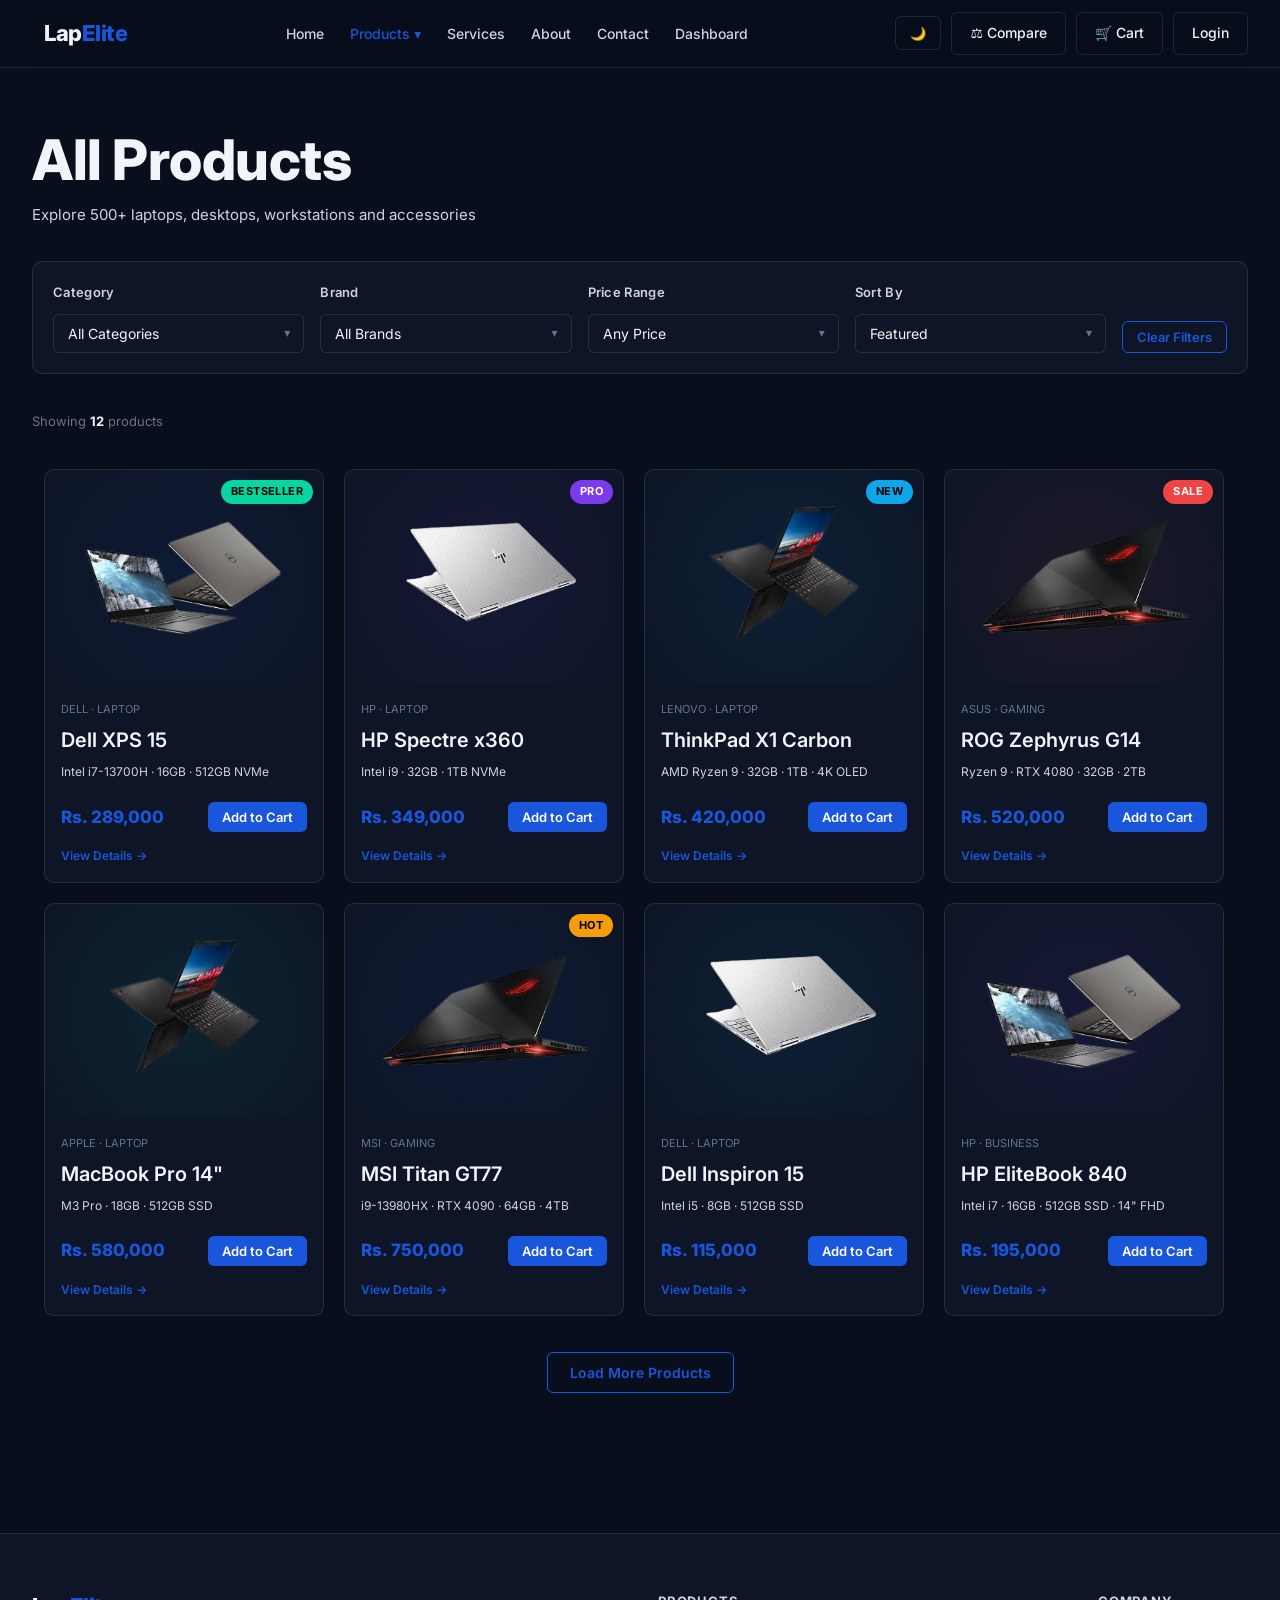
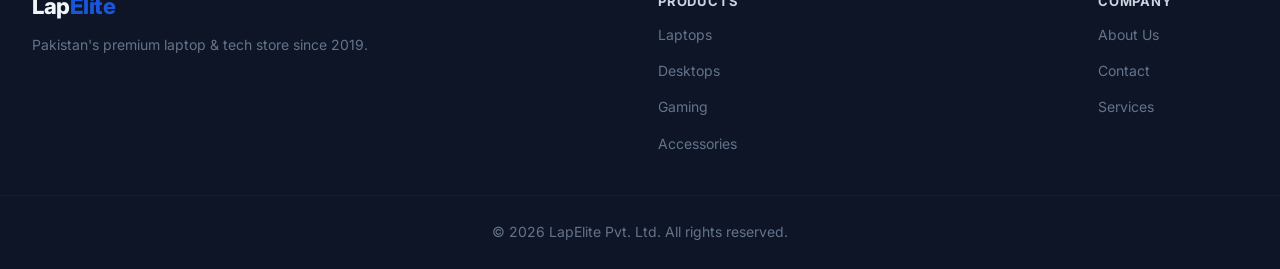
<file: pages/products.html>
<!DOCTYPE html>
<html lang="en">
<head>
  <meta charset="UTF-8">
  <meta name="viewport" content="width=device-width, initial-scale=1.0">
  <title>Products — LapElite</title>
  <meta name="description" content="Browse LapElite's full range of laptops, desktops, workstations and accessories from top brands.">
  <link href="https://fonts.googleapis.com/css2?family=Inter:wght@300;400;500;600;700;800&display=swap" rel="stylesheet">
  <link rel="stylesheet" href="../cssFile/globalStyles.css">
</head>
<body>
  <nav>
    <a href="../index.html">Lap<span>Elite</span></a>
    <ul id="navMenu">
      <li><a href="../index.html">Home</a></li>
      <li class="dropdown">
        <a href="products.html" class="active">Products ▾</a>
        <div class="dropdown-menu">
          <a href="products.html">All Products</a>
          <a href="products.html">Laptops</a>
          <a href="products.html">Desktops</a>
          <a href="products.html">Workstations</a>
          <a href="products.html">Accessories</a>
        </div>
      </li>
      <li><a href="services.html">Services</a></li>
      <li><a href="about.html">About</a></li>
      <li><a href="contact.html">Contact</a></li>
      <li><a href="dashboard.html">Dashboard</a></li>
    </ul>
    <div class="nav-actions">
      <button id="themeToggle" onclick="toggleDarkMode()">🌙</button>
      <a href="compare.html" class="link-button">⚖️ Compare</a>
      <a href="cart.html" class="link-button">🛒 Cart
        <span id="cartBadge">0</span>
      </a>
      <a href="login.html" class="link-button">Login</a>
    </div>
    <button class="menu-toggle" id="menuToggle" onclick="toggleMenu()" aria-label="Toggle menu">
      <svg width="22" height="22" viewBox="0 0 24 24" fill="none" stroke="currentColor" stroke-width="2.5"><path d="M3 12h18M3 6h18M3 18h18"/></svg>
    </button>
  </nav>

  <div class="page">
    <!-- Page Header -->
    <div class="section-header products-header">
      <h1>All Products</h1>
      <p>Explore 500+ laptops, desktops, workstations and accessories</p>
    </div>

    <!-- Filter Bar -->
    <div class="filter-bar">
      <div class="select-container">
        <label>Category</label>
        <select id="filterCategory" onchange="filterProducts()">
          <option value="all">All Categories</option>
          <option value="laptop">Laptops</option>
          <option value="desktop">Desktops</option>
          <option value="workstation">Workstations</option>
          <option value="gaming">Gaming</option>
          <option value="accessory">Accessories</option>
        </select>
      </div>
      <div class="select-container">
        <label>Brand</label>
        <select id="filterBrand" onchange="filterProducts()">
          <option value="all">All Brands</option>
          <option value="dell">Dell</option>
          <option value="hp">HP</option>
          <option value="lenovo">Lenovo</option>
          <option value="asus">ASUS</option>
          <option value="apple">Apple</option>
          <option value="msi">MSI</option>
        </select>
      </div>
      <div class="select-container">
        <label>Price Range</label>
        <select id="filterPrice" onchange="filterProducts()">
          <option value="all">Any Price</option>
          <option value="under100k">Under Rs.100,000</option>
          <option value="100-300k">Rs.100K – 300K</option>
          <option value="300-500k">Rs.300K – 500K</option>
          <option value="above500k">Above Rs.500K</option>
        </select>
      </div>
      <div class="select-container">
        <label>Sort By</label>
        <select id="filterSort">
          <option value="featured">Featured</option>
          <option value="price-asc">Price: Low to High</option>
          <option value="price-desc">Price: High to Low</option>
          <option value="newest">Newest First</option>
        </select>
      </div>
      <div>
        <button class="border-button sm-button" onclick="clearFilters()">Clear Filters</button>
      </div>
    </div>

    <!-- Results Count -->
    <p class="results-count">Showing <strong>12</strong> products</p>

    <!-- Product Cards -->
    <div class="card-container products-grid">

      <div class="card product-card">
        <div class="card-img" data-grad="blue">
          <img src="../sources/img8.png" alt="Dell XPS 15"
               onerror="this.src='https://images.unsplash.com/photo-1517336714731-489689fd1ca8?w=350&q=80'">
          <span class="chip" data-color="green">Bestseller</span>
        </div>
        <div class="card-body">
          <p>DELL · LAPTOP</p>
          <h3>Dell XPS 15</h3>
          <p>Intel i7-13700H · 16GB · 512GB NVMe</p>
          <div class="card-footer-row">
            <span class="price-tag">Rs. 289,000</span>
            <button class="sm-button" onclick="addToCart('Dell XPS 15',289000,1)">Add to Cart</button>
          </div>
          <a href="product-details.html">View Details →</a>
        </div>
      </div>

      <div class="card product-card">
        <div class="card-img" data-grad="purple">
          <img src="../sources/img9.png" alt="HP Spectre x360"
               onerror="this.src='https://images.unsplash.com/photo-1611186871348-b1ce696e52c9?w=350&q=80'">
          <span class="chip" data-color="purple">Pro</span>
        </div>
        <div class="card-body">
          <p>HP · LAPTOP</p>
          <h3>HP Spectre x360</h3>
          <p>Intel i9 · 32GB · 1TB NVMe</p>
          <div class="card-footer-row">
            <span class="price-tag">Rs. 349,000</span>
            <button class="sm-button" onclick="addToCart('HP Spectre x360',349000,2)">Add to Cart</button>
          </div>
          <a href="product-details.html">View Details →</a>
        </div>
      </div>

      <div class="card product-card">
        <div class="card-img" data-grad="sky">
          <img src="../sources/img10.png" alt="Lenovo ThinkPad X1"
               onerror="this.src='https://images.unsplash.com/photo-1587202372775-e229f172b9d7?w=350&q=80'">
          <span class="chip" data-color="sky">New</span>
        </div>
        <div class="card-body">
          <p>LENOVO · LAPTOP</p>
          <h3>ThinkPad X1 Carbon</h3>
          <p>AMD Ryzen 9 · 32GB · 1TB · 4K OLED</p>
          <div class="card-footer-row">
            <span class="price-tag">Rs. 420,000</span>
            <button class="sm-button" onclick="addToCart('ThinkPad X1 Carbon',420000,3)">Add to Cart</button>
          </div>
          <a href="product-details.html">View Details →</a>
        </div>
      </div>

      <div class="card product-card">
        <div class="card-img" data-grad="red">
          <img src="../sources/img11.png" alt="ASUS ROG Zephyrus"
               onerror="this.src='https://images.unsplash.com/photo-1593640408182-31c228f5de05?w=350&q=80'">
          <span class="chip" data-color="red">Sale</span>
        </div>
        <div class="card-body">
          <p>ASUS · GAMING</p>
          <h3>ROG Zephyrus G14</h3>
          <p>Ryzen 9 · RTX 4080 · 32GB · 2TB</p>
          <div class="card-footer-row">
            <span class="price-tag">Rs. 520,000</span>
            <button class="sm-button" onclick="addToCart('ROG Zephyrus G14',520000,4)">Add to Cart</button>
          </div>
          <a href="product-details.html">View Details →</a>
        </div>
      </div>

      <div class="card product-card">
        <div class="card-img" data-grad="green">
          <img src="../sources/img10.png" alt="MacBook Pro 14"
               onerror="this.src='https://images.unsplash.com/photo-1517336714731-489689fd1ca8?w=350&q=80'">
        </div>
        <div class="card-body">
          <p>APPLE · LAPTOP</p>
          <h3>MacBook Pro 14"</h3>
          <p>M3 Pro · 18GB · 512GB SSD</p>
          <div class="card-footer-row">
            <span class="price-tag">Rs. 580,000</span>
            <button class="sm-button" onclick="addToCart('MacBook Pro 14',580000,5)">Add to Cart</button>
          </div>
          <a href="product-details.html">View Details →</a>
        </div>
      </div>

      <div class="card product-card">
        <div class="card-img" data-grad="blue">
          <img src="../sources/img11.png" alt="MSI Titan GT77"
               onerror="this.src='https://images.unsplash.com/photo-1593640408182-31c228f5de05?w=350&q=80'">
          <span class="chip" data-color="amber">Hot</span>
        </div>
        <div class="card-body">
          <p>MSI · GAMING</p>
          <h3>MSI Titan GT77</h3>
          <p>i9-13980HX · RTX 4090 · 64GB · 4TB</p>
          <div class="card-footer-row">
            <span class="price-tag">Rs. 750,000</span>
            <button class="sm-button" onclick="addToCart('MSI Titan GT77',750000,6)">Add to Cart</button>
          </div>
          <a href="product-details.html">View Details →</a>
        </div>
      </div>

      <div class="card product-card">
        <div class="card-img" data-grad="sky">
          <img src="../sources/img9.png" alt="Dell Inspiron 15"
               onerror="this.src='https://images.unsplash.com/photo-1517336714731-489689fd1ca8?w=350&q=80'">
        </div>
        <div class="card-body">
          <p>DELL · LAPTOP</p>
          <h3>Dell Inspiron 15</h3>
          <p>Intel i5 · 8GB · 512GB SSD</p>
          <div class="card-footer-row">
            <span class="price-tag">Rs. 115,000</span>
            <button class="sm-button" onclick="addToCart('Dell Inspiron 15',115000,7)">Add to Cart</button>
          </div>
          <a href="product-details.html">View Details →</a>
        </div>
      </div>

      <div class="card product-card">
        <div class="card-img" data-grad="purple">
          <img src="../sources/img8.png" alt="HP EliteBook 840"
               onerror="this.src='https://images.unsplash.com/photo-1611186871348-b1ce696e52c9?w=350&q=80'">
        </div>
        <div class="card-body">
          <p>HP · BUSINESS</p>
          <h3>HP EliteBook 840</h3>
          <p>Intel i7 · 16GB · 512GB SSD · 14" FHD</p>
          <div class="card-footer-row">
            <span class="price-tag">Rs. 195,000</span>
            <button class="sm-button" onclick="addToCart('HP EliteBook 840',195000,8)">Add to Cart</button>
          </div>
          <a href="product-details.html">View Details →</a>
        </div>
      </div>

    </div>

    <!-- Load More -->
    <div class="load-more">
      <button class="border-button">Load More Products</button>
    </div>
  </div>

  <footer>
    <div class="footer-container">
      <div>
        <h1>Lap<span>Elite</span></h1>
        <p>Pakistan's premium laptop & tech store since 2019.</p>
      </div>
      <div>
        <h2>Products</h2>
        <a href="products.html">Laptops</a>
        <a href="products.html">Desktops</a>
        <a href="products.html">Gaming</a>
        <a href="products.html">Accessories</a>
      </div>
      <div>
        <h2>Company</h2>
        <a href="about.html">About Us</a>
        <a href="contact.html">Contact</a>
        <a href="services.html">Services</a>
      </div>
    </div>
    <div class="footer-bottom"><p>&copy; 2026 LapElite Pvt. Ltd. All rights reserved.</p></div>
  </footer>

  <script src="../jsFile/jsFunctions.js"></script>
  <script>
    function filterProducts() { showToast('Filters applied ✓'); }
    function clearFilters() {
      document.getElementById('filterCategory').value = 'all';
      document.getElementById('filterBrand').value = 'all';
      document.getElementById('filterPrice').value = 'all';
      showToast('Filters cleared');
    }
  </script>
</body>
</html>
</file>
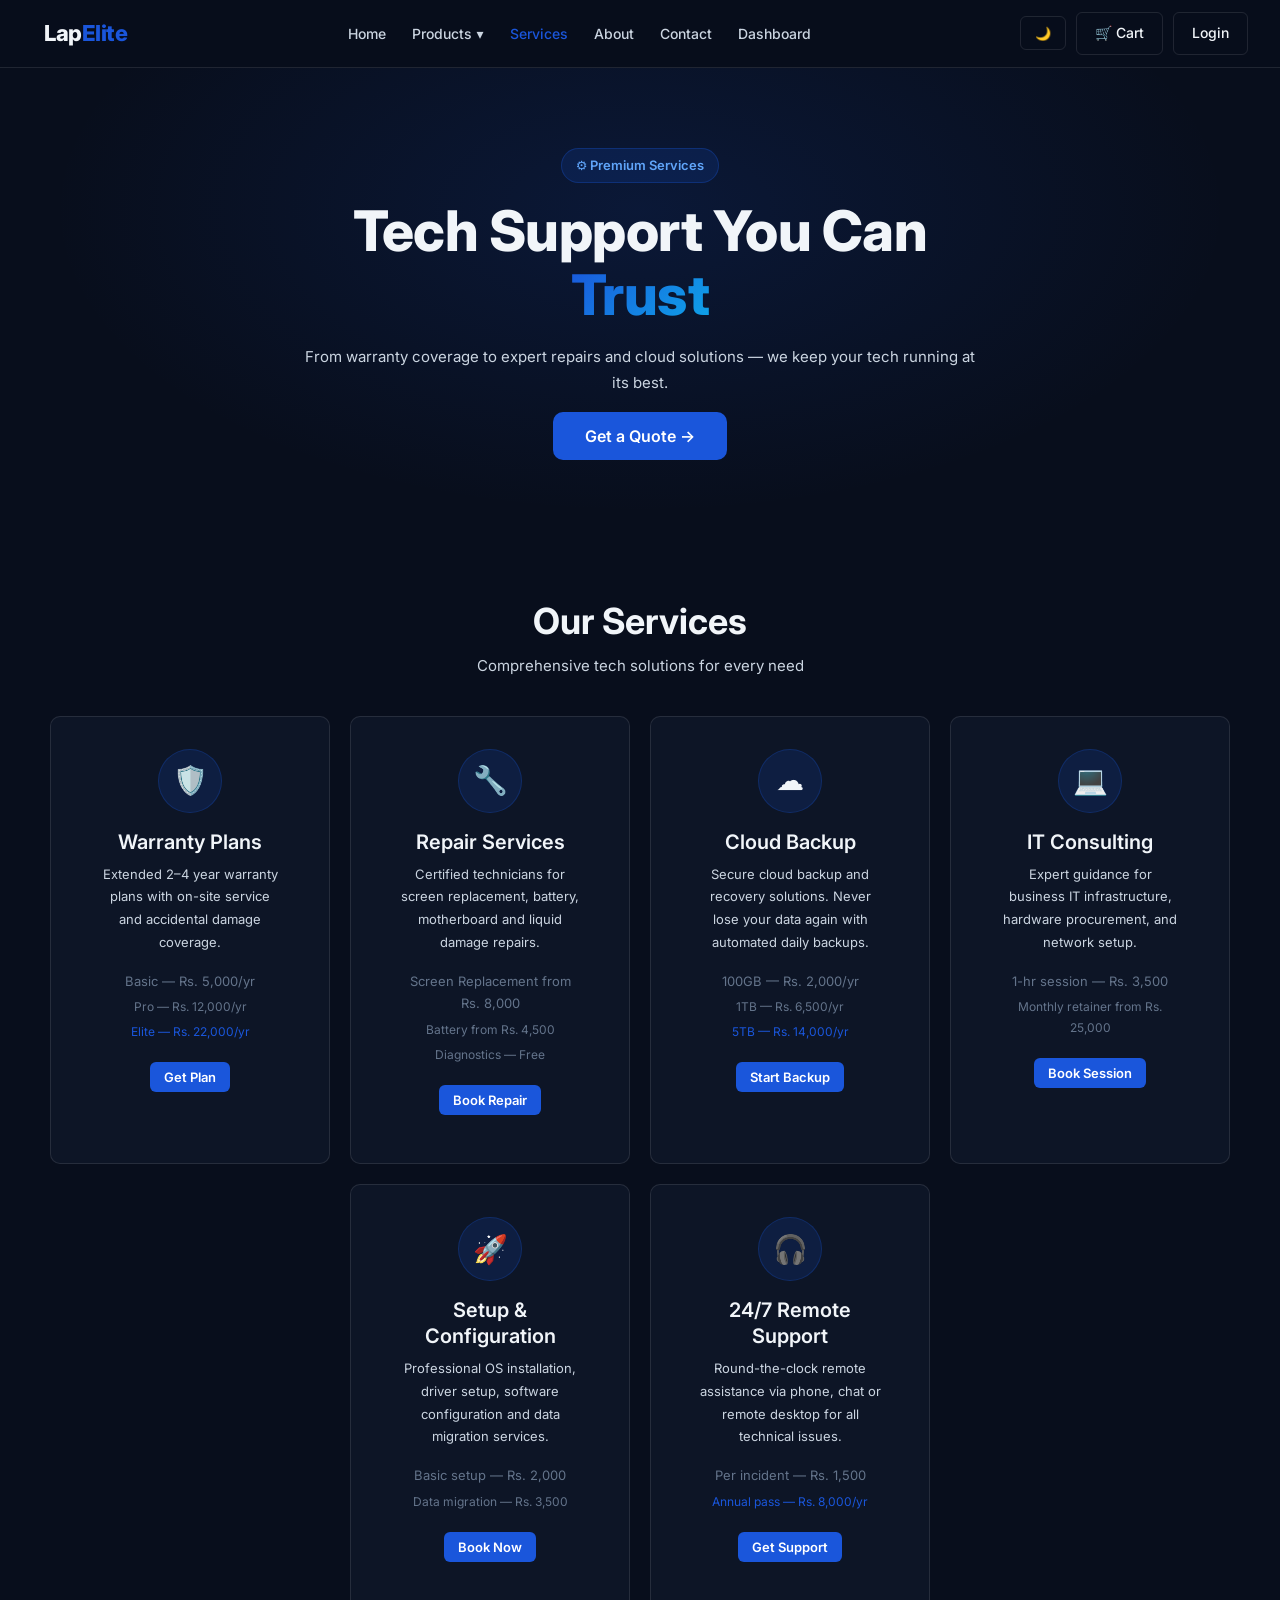
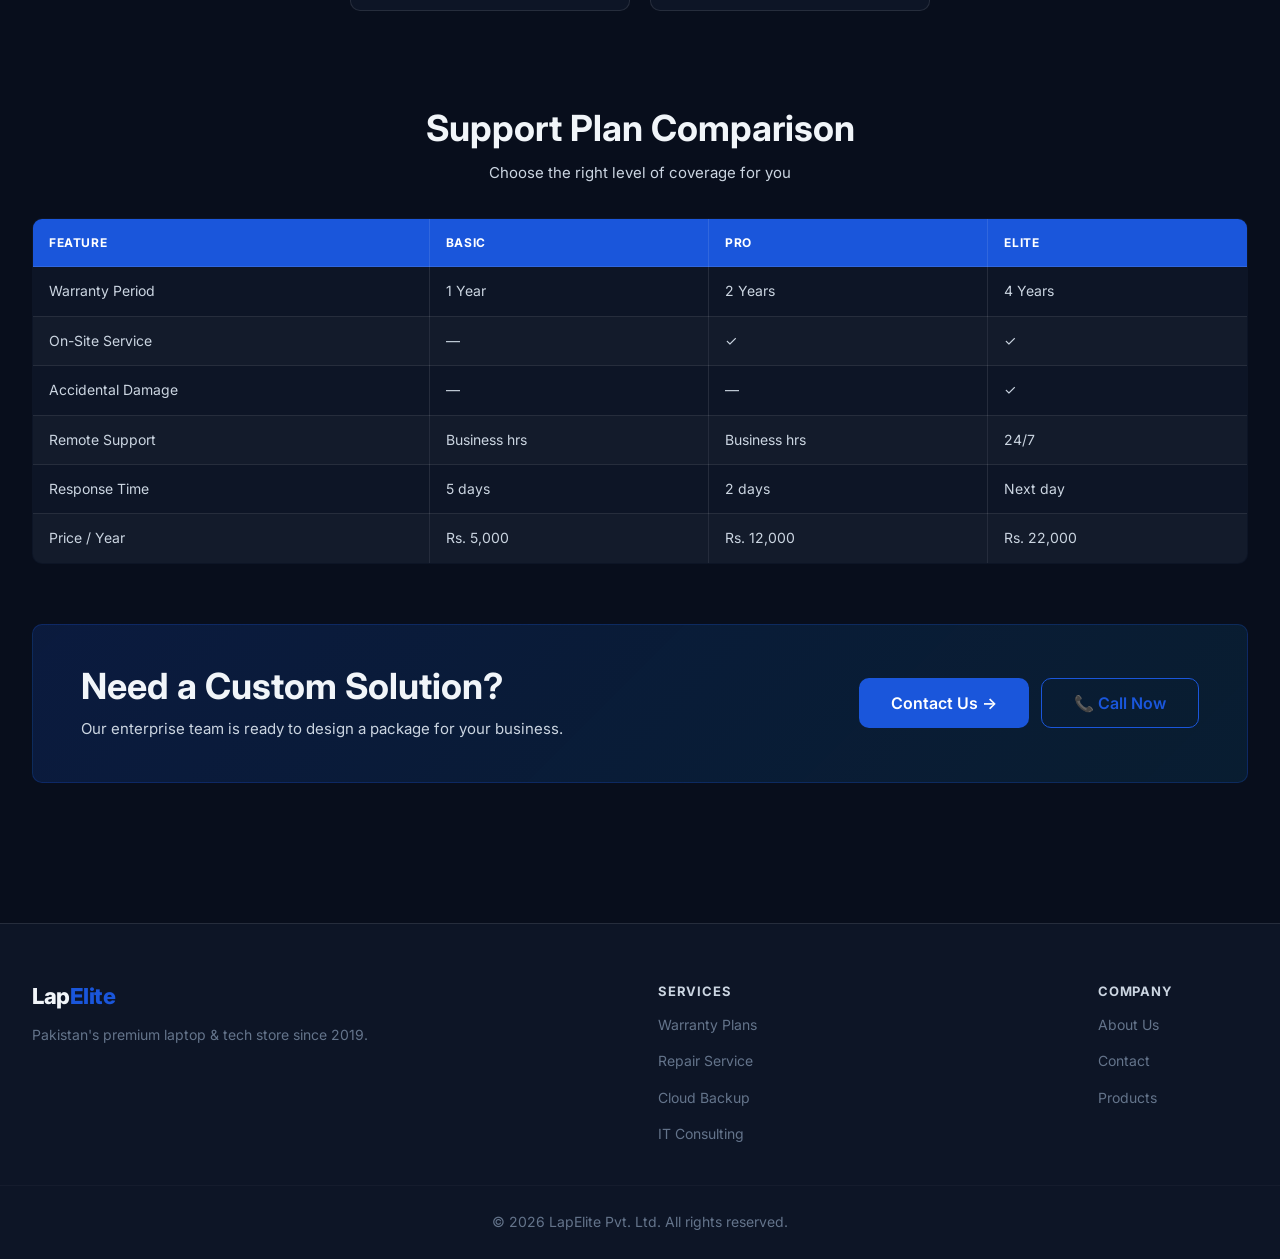
<file: pages/services.html>
<!DOCTYPE html>
<html lang="en">
<head>
  <meta charset="UTF-8">
  <meta name="viewport" content="width=device-width, initial-scale=1.0">
  <title>Services — LapElite</title>
  <meta name="description" content="LapElite offers warranty plans, repair services, cloud backup and IT consulting for individuals and businesses.">
  <link href="https://fonts.googleapis.com/css2?family=Inter:wght@300;400;500;600;700;800&display=swap" rel="stylesheet">
  <link rel="stylesheet" href="../cssFile/globalStyles.css">
</head>
<body>
  <nav>
    <a href="../index.html">Lap<span>Elite</span></a>
    <ul id="navMenu">
      <li><a href="../index.html">Home</a></li>
      <li class="dropdown">
        <a href="products.html">Products ▾</a>
        <div class="dropdown-menu">
          <a href="products.html">All Products</a>
          <a href="products.html">Laptops</a>
          <a href="products.html">Desktops</a>
          <a href="products.html">Workstations</a>
          <a href="products.html">Accessories</a>
        </div>
      </li>
      <li><a href="services.html" class="active">Services</a></li>
      <li><a href="about.html">About</a></li>
      <li><a href="contact.html">Contact</a></li>
      <li><a href="dashboard.html">Dashboard</a></li>
    </ul>
    <div class="nav-actions">
      <button id="themeToggle" onclick="toggleDarkMode()">🌙</button>
      <a href="cart.html" class="link-button">🛒 Cart
        <span id="cartBadge">0</span>
      </a>
      <a href="login.html" class="link-button">Login</a>
    </div>
    <button class="menu-toggle" id="menuToggle" onclick="toggleMenu()" aria-label="Toggle menu">
      <svg width="22" height="22" viewBox="0 0 24 24" fill="none" stroke="currentColor" stroke-width="2.5"><path d="M3 12h18M3 6h18M3 18h18"/></svg>
    </button>
  </nav>

  <!-- Hero -->
  <section class="page-hero centered">
    <div>
      <span class="badge">⚙️ Premium Services</span>
      <h1>Tech Support You Can <span class="text-gradient">Trust</span></h1>
      <p>From warranty coverage to expert repairs and cloud solutions — we keep your tech running at its best.</p>
      <button class="lg-button" onclick="window.location='contact.html'">Get a Quote →</button>
    </div>
  </section>

  <div class="page">

    <!-- Service Cards -->
    <div class="section-header reveal">
      <h2>Our Services</h2>
      <p>Comprehensive tech solutions for every need</p>
    </div>
    <div class="card-container reveal">

      <div class="card service-card">
        <div class="icon-circle">🛡️</div>
        <div class="card-body">
          <h3>Warranty Plans</h3>
          <p>Extended 2–4 year warranty plans with on-site service and accidental damage coverage.</p>
          <div class="service-prices">
            <p>Basic — Rs. 5,000/yr</p>
            <p>Pro — Rs. 12,000/yr</p>
            <p class="highlight">Elite — Rs. 22,000/yr</p>
          </div>
          <button class="sm-button" onclick="showToast('Warranty plan request sent!')">Get Plan</button>
        </div>
      </div>

      <div class="card service-card">
        <div class="icon-circle">🔧</div>
        <div class="card-body">
          <h3>Repair Services</h3>
          <p>Certified technicians for screen replacement, battery, motherboard and liquid damage repairs.</p>
          <div class="service-prices">
            <p>Screen Replacement from Rs. 8,000</p>
            <p>Battery from Rs. 4,500</p>
            <p>Diagnostics — Free</p>
          </div>
          <button class="sm-button" onclick="showToast('Repair request submitted!')">Book Repair</button>
        </div>
      </div>

      <div class="card service-card">
        <div class="icon-circle">☁️</div>
        <div class="card-body">
          <h3>Cloud Backup</h3>
          <p>Secure cloud backup and recovery solutions. Never lose your data again with automated daily backups.</p>
          <div class="service-prices">
            <p>100GB — Rs. 2,000/yr</p>
            <p>1TB — Rs. 6,500/yr</p>
            <p class="highlight">5TB — Rs. 14,000/yr</p>
          </div>
          <button class="sm-button" onclick="showToast('Cloud plan activated!')">Start Backup</button>
        </div>
      </div>

      <div class="card service-card">
        <div class="icon-circle">💻</div>
        <div class="card-body">
          <h3>IT Consulting</h3>
          <p>Expert guidance for business IT infrastructure, hardware procurement, and network setup.</p>
          <div class="service-prices">
            <p>1-hr session — Rs. 3,500</p>
            <p>Monthly retainer from Rs. 25,000</p>
          </div>
          <button class="sm-button" onclick="showToast('Consultation request sent!')">Book Session</button>
        </div>
      </div>

      <div class="card service-card">
        <div class="icon-circle">🚀</div>
        <div class="card-body">
          <h3>Setup & Configuration</h3>
          <p>Professional OS installation, driver setup, software configuration and data migration services.</p>
          <div class="service-prices">
            <p>Basic setup — Rs. 2,000</p>
            <p>Data migration — Rs. 3,500</p>
          </div>
          <button class="sm-button" onclick="showToast('Setup request submitted!')">Book Now</button>
        </div>
      </div>

      <div class="card service-card">
        <div class="icon-circle">🎧</div>
        <div class="card-body">
          <h3>24/7 Remote Support</h3>
          <p>Round-the-clock remote assistance via phone, chat or remote desktop for all technical issues.</p>
          <div class="service-prices">
            <p>Per incident — Rs. 1,500</p>
            <p class="highlight">Annual pass — Rs. 8,000/yr</p>
          </div>
          <button class="sm-button" onclick="showToast('Support plan activated!')">Get Support</button>
        </div>
      </div>

    </div>

    <!-- Support Plans Table -->
    <div class="section reveal plans-section">
      <div class="section-header">
        <h2>Support Plan Comparison</h2>
        <p>Choose the right level of coverage for you</p>
      </div>
      <div class="table-container">
        <table id="plansTable" class="table-bordered">
          <thead>
            <tr><th>Feature</th><th>Basic</th><th>Pro</th><th>Elite</th></tr>
          </thead>
          <tbody>
            <tr><td>Warranty Period</td><td>1 Year</td><td>2 Years</td><td>4 Years</td></tr>
            <tr><td>On-Site Service</td><td>—</td><td>✓</td><td>✓</td></tr>
            <tr><td>Accidental Damage</td><td>—</td><td>—</td><td>✓</td></tr>
            <tr><td>Remote Support</td><td>Business hrs</td><td>Business hrs</td><td>24/7</td></tr>
            <tr><td>Response Time</td><td>5 days</td><td>2 days</td><td>Next day</td></tr>
            <tr><td>Price / Year</td><td>Rs. 5,000</td><td>Rs. 12,000</td><td>Rs. 22,000</td></tr>
          </tbody>
        </table>
      </div>
    </div>

    <!-- CTA -->
    <div class="section reveal cta-section">
      <div class="newsletter-strip">
        <div>
          <h2>Need a Custom Solution?</h2>
          <p>Our enterprise team is ready to design a package for your business.</p>
        </div>
        <div>
          <button class="lg-button" onclick="window.location='contact.html'">Contact Us →</button>
          <button class="lg-button border-button" onclick="showToast('Calling +92 51 1234567...')">📞 Call Now</button>
        </div>
      </div>
    </div>

  </div>

  <footer>
    <div class="footer-container">
      <div>
        <h1>Lap<span>Elite</span></h1>
        <p>Pakistan's premium laptop & tech store since 2019.</p>
      </div>
      <div>
        <h2>Services</h2>
        <a href="services.html">Warranty Plans</a>
        <a href="services.html">Repair Service</a>
        <a href="services.html">Cloud Backup</a>
        <a href="services.html">IT Consulting</a>
      </div>
      <div>
        <h2>Company</h2>
        <a href="about.html">About Us</a>
        <a href="contact.html">Contact</a>
        <a href="products.html">Products</a>
      </div>
    </div>
    <div class="footer-bottom"><p>&copy; 2026 LapElite Pvt. Ltd. All rights reserved.</p></div>
  </footer>

  <script src="../jsFile/jsFunctions.js"></script>
</body>
</html>
</file>
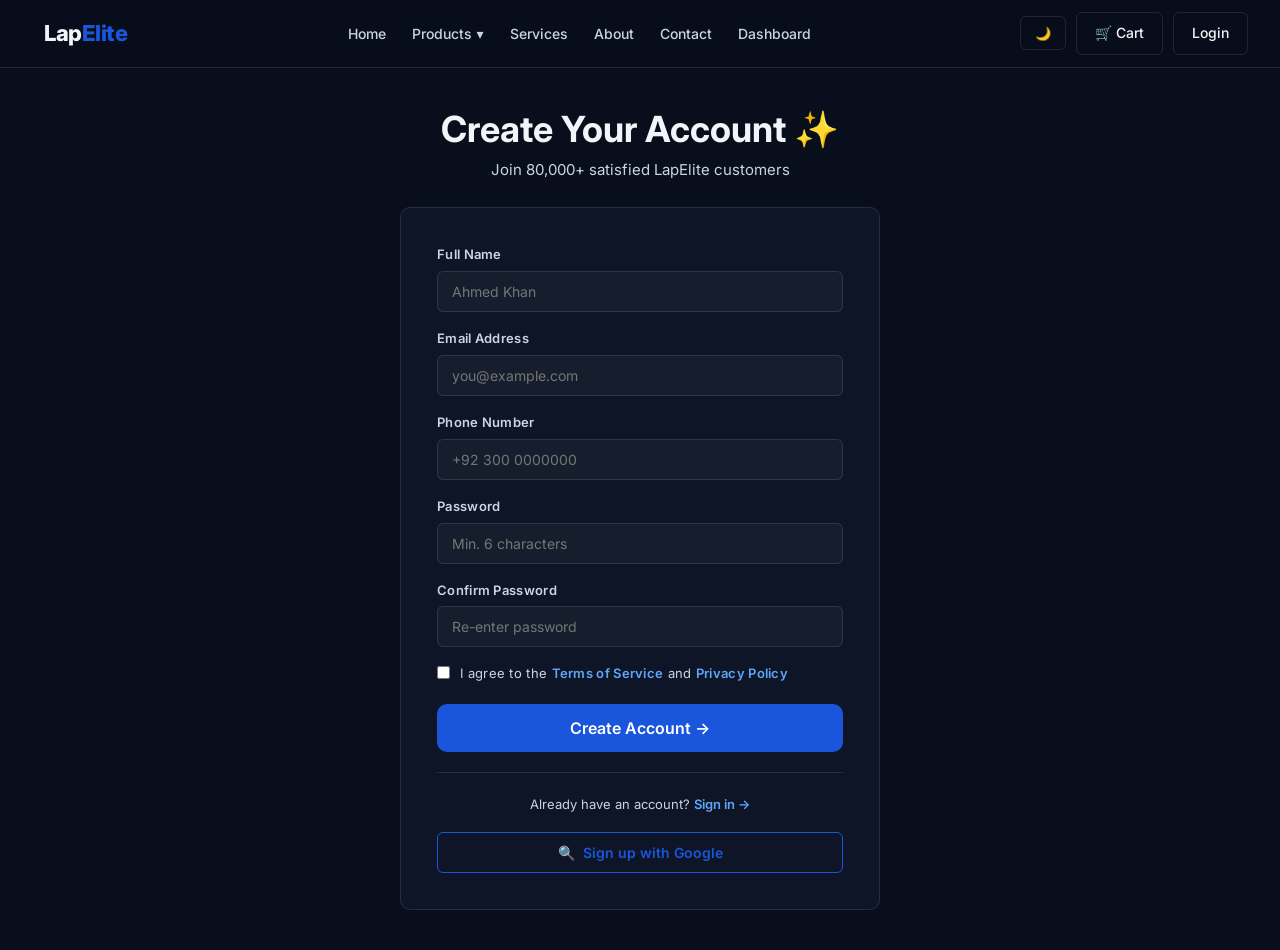
<file: pages/signup.html>
<!DOCTYPE html>
<html lang="en">
<head>
  <meta charset="UTF-8">
  <meta name="viewport" content="width=device-width, initial-scale=1.0">
  <title>Sign Up — LapElite</title>
  <meta name="description" content="Create your LapElite account to start shopping premium laptops with exclusive member benefits.">
  <link href="https://fonts.googleapis.com/css2?family=Inter:wght@300;400;500;600;700;800&display=swap" rel="stylesheet">
  <link rel="stylesheet" href="../cssFile/globalStyles.css">
</head>
<body>

  <!-- NAVBAR -->
  <nav>
    <a href="../index.html">Lap<span>Elite</span></a>
    <ul id="navMenu">
      <li><a href="../index.html">Home</a></li>
      <li class="dropdown">
        <a href="products.html">Products ▾</a>
        <div class="dropdown-menu">
          <a href="products.html">All Products</a>
          <a href="products.html">Laptops</a>
          <a href="products.html">Desktops</a>
          <a href="products.html">Workstations</a>
          <a href="products.html">Accessories</a>
        </div>
      </li>
      <li><a href="services.html">Services</a></li>
      <li><a href="about.html">About</a></li>
      <li><a href="contact.html">Contact</a></li>
      <li><a href="dashboard.html">Dashboard</a></li>
    </ul>
    <div class="nav-actions">
      <button id="themeToggle" onclick="toggleDarkMode()">🌙</button>
      <a href="cart.html" class="link-button">
        🛒 Cart
        <span id="cartBadge">0</span>
      </a>
      <a href="login.html" class="link-button">Login</a>
    </div>
    <button class="menu-toggle" id="menuToggle" onclick="toggleMenu()" aria-label="Toggle menu">
      <svg width="22" height="22" viewBox="0 0 24 24" fill="none" stroke="currentColor" stroke-width="2.5"><path d="M3 12h18M3 6h18M3 18h18"/></svg>
    </button>
  </nav>

  <!-- SIGNUP PAGE -->
  <div class="page-centered">
    <div class="auth-wrap">

      <div>
        <h2>Create Your Account ✨</h2>
        <p>Join 80,000+ satisfied LapElite customers</p>
      </div>

      <div class="form-container">
        <form id="signupForm" onsubmit="handleSignup(event)">

          <div>
            <label for="signupName">Full Name</label>
            <input type="text" id="signupName" placeholder="Ahmed Khan" required autocomplete="name">
          </div>

          <div>
            <label for="signupEmail">Email Address</label>
            <input type="email" id="signupEmail" placeholder="you@example.com" required autocomplete="email">
          </div>

          <div>
            <label for="signupPhone">Phone Number</label>
            <input type="tel" id="signupPhone" placeholder="+92 300 0000000" autocomplete="tel">
          </div>

          <div>
            <label for="signupPassword">Password</label>
            <input type="password" id="signupPassword" placeholder="Min. 6 characters" required autocomplete="new-password">
          </div>

          <div>
            <label for="signupConfirm">Confirm Password</label>
            <input type="password" id="signupConfirm" placeholder="Re-enter password" required autocomplete="new-password">
          </div>

          <div class="terms-row">
            <input type="checkbox" id="termsCheck" required>
            <label for="termsCheck">
              I agree to the <a href="#">Terms of Service</a> and <a href="#">Privacy Policy</a>
            </label>
          </div>

          <div class="form-action">
            <button type="submit" class="lg-button">Create Account →</button>
          </div>
        </form>

        <div class="divider"></div>

        <div class="auth-footer">
          <p>Already have an account?
            <a href="login.html">Sign in →</a>
          </p>
        </div>

        <div class="social-logins">
          <button class="border-button"><span>🔍</span> Sign up with Google</button>
        </div>
      </div>

    </div>
  </div>

  <script src="../jsFile/jsFunctions.js"></script>
</body>
</html>
</file>
<file: cssFile/globalStyles.css>
/* =========================================================
   DESIGN SYSTEM — LapElite Laptop Store
========================================================= */
:root {
  --brand-primary-color:    #1a56db;
  --brand-secondary-color:  #7c3aed;
  --brand-third-color:      #0ea5e9;
  --brand-fourth-color:     #0f2544;
  --brand-accent-color:     #06d6a0;

  --bg-main: #080e1c;
  --bg-card: #0d1526;

  --text-primary-color:     #f1f5f9;
  --text-secondary-color:   #cbd5e1;
  --text-muted-color:       #64748b;
  --text-focus-color:       #60a5fa;
  --text-highlighted-color: #0ea5e9;

  --border-primary-color:     rgba(255,255,255,0.10);
  --border-secondary-color:   rgba(255,255,255,0.06);
  --border-muted-color:       rgba(255,255,255,0.03);
  --border-focus-color:       #1a56db;
  --border-highlighted-color: #0ea5e9;

  --radius-sm: 6px;
  --radius-md: 10px;

  --transition: 0.3s ease;
}

/* =========================================================
   DARK MODE
========================================================= */
[data-theme="dark"] {
  --bg-main: #04080f;
  --bg-card: #080e1a;

  --text-primary-color:     #e2e8f0;
  --text-secondary-color:   #94a3b8;
  --text-muted-color:       #475569;
  --text-focus-color:       #3b82f6;
  --text-highlighted-color: #0284c7;

  --border-primary-color:     rgba(255,255,255,0.07);
  --border-secondary-color:   rgba(255,255,255,0.04);
  --border-muted-color:       rgba(255,255,255,0.02);
  --border-focus-color:       #1d4ed8;
  --border-highlighted-color: #0369a1;
}

/* =========================================================
   GLOBAL BASE
========================================================= */
* {
  margin: 0;
  padding: 0;
  box-sizing: border-box;
}

body {
  font-family: 'Inter', 'Outfit', system-ui, -apple-system, sans-serif;
  background: var(--bg-main);
  color: var(--text-primary-color);
  line-height: 1.6;
  overflow-x: hidden;
}

a {
  text-decoration: none;
  color: inherit;
  transition: var(--transition);
}

ul { list-style: none; }

img { max-width: 100%; display: block; }

/* =========================================================
   TYPOGRAPHY
========================================================= */
h1 {
  font-size: clamp(28px, 5vw, 56px);
  font-weight: 800;
  line-height: 1.15;
  letter-spacing: -0.5px;
  color: var(--text-primary-color);
}

h2 {
  font-size: clamp(20px, 3.5vw, 36px);
  font-weight: 700;
  line-height: 1.2;
  color: var(--text-primary-color);
}

h3 {
  font-size: clamp(16px, 2.5vw, 20px);
  font-weight: 600;
  line-height: 1.3;
  color: var(--text-primary-color);
}

h4 {
  font-size: clamp(13px, 2vw, 16px);
  font-weight: 600;
  color: var(--text-secondary-color);
}

p {
  font-size: 15px;
  color: var(--text-secondary-color);
  line-height: 1.75;
}

/* =========================================================
   GLOBAL BUTTON SYSTEM
========================================================= */
button {
  display: inline-flex;
  align-items: center;
  justify-content: center;
  gap: 8px;
  padding: 11px 22px;
  background: var(--brand-primary-color);
  color: #fff;
  font-family: inherit;
  font-size: 14px;
  font-weight: 600;
  border: none;
  border-radius: var(--radius-sm);
  cursor: pointer;
  transition: var(--transition);
  white-space: nowrap;
}

button:hover {
  background: #1447c0;
  transform: translateY(-1px);
  box-shadow: 0 6px 20px rgba(26,86,219,0.35);
}

/* =========================================================
   LINK BUTTON
========================================================= */
.link-button {
  display: inline-flex;
  align-items: center;
  justify-content: center;
  gap: 6px;
  padding: 9px 18px;
  background: transparent;
  color: var(--text-primary-color);
  border: 1px solid var(--border-primary-color);
  border-radius: var(--radius-sm);
  font-size: 14px;
  font-weight: 500;
  transition: var(--transition);
  cursor: pointer;
}

.link-button:hover {
  background: rgba(255,255,255,0.07);
  border-color: var(--brand-primary-color);
  color: var(--text-focus-color);
}

/* =========================================================
   BUTTON SIZES
========================================================= */
button.lg-button {
  padding: 14px 32px;
  font-size: 16px;
  border-radius: var(--radius-md);
}

button.sm-button {
  padding: 7px 14px;
  font-size: 13px;
}

button.tiny-button {
  padding: 4px 10px;
  font-size: 11px;
}

button.border-button {
  background: transparent;
  border: 1.5px solid var(--brand-primary-color);
  color: var(--brand-primary-color);
  box-shadow: none;
}

button.border-button:hover {
  background: var(--brand-primary-color);
  color: #fff;
  transform: translateY(-1px);
}

/* =========================================================
   SELECT INPUT
========================================================= */
select {
  width: 100%;
  padding: 10px 36px 10px 14px;
  background: var(--bg-card);
  color: var(--text-primary-color);
  border: 1px solid var(--border-primary-color);
  border-radius: var(--radius-sm);
  font-family: inherit;
  font-size: 14px;
  appearance: none;
  -webkit-appearance: none;
  cursor: pointer;
  transition: var(--transition);
  outline: none;
}

select:hover { border-color: var(--brand-primary-color); }

select:focus {
  border-color: var(--border-focus-color);
  box-shadow: 0 0 0 3px rgba(26,86,219,0.15);
}

select:disabled { opacity: 0.5; cursor: not-allowed; }

.select-container {
  position: relative;
  display: flex;
  flex-direction: column;
  gap: 6px;
}

.select-container::after {
  content: '▾';
  position: absolute;
  right: 14px;
  bottom: 11px;
  color: var(--text-muted-color);
  pointer-events: none;
  font-size: 12px;
}

/* =========================================================
   NAV BUTTON
========================================================= */
nav button {
  background: transparent;
  color: var(--text-primary-color);
  border: 1px solid var(--border-primary-color);
  padding: 8px 14px;
  font-size: 13px;
  transform: none;
  box-shadow: none;
}

nav button:hover {
  background: rgba(255,255,255,0.06);
  border-color: var(--brand-primary-color);
  transform: none;
  box-shadow: none;
}

nav a {
  color: var(--text-secondary-color);
  font-size: 14px;
  font-weight: 500;
  transition: color var(--transition);
}

nav a:hover { color: var(--text-primary-color); }

/* =========================================================
   NAVBAR
========================================================= */
nav {
  display: flex;
  justify-content: space-between;
  align-items: center;
  gap: 20px;
  padding: 0 32px;
  height: 68px;
  position: sticky;
  top: 0;
  width: 100%;
  background: rgba(8,14,28,0.92);
  backdrop-filter: blur(16px);
  -webkit-backdrop-filter: blur(16px);
  border-bottom: 1px solid var(--border-primary-color);
  z-index: 1000;
}

/* Logo */
nav > a {
  font-size: 22px;
  font-weight: 800;
  color: var(--text-primary-color);
  letter-spacing: -0.5px;
  flex-shrink: 0;
}

nav > a span { color: var(--brand-primary-color); }

/* Menu list */
nav ul {
  display: flex;
  align-items: center;
  gap: 2px;
  flex: 1;
  justify-content: center;
}

/* Links */
nav a {
  padding: 6px 12px;
  border-radius: var(--radius-sm);
}

nav a:hover {
  color: var(--text-primary-color);
  background: rgba(255,255,255,0.05);
}

nav a.active { color: var(--brand-primary-color); }

/* Dropdown */
nav li { position: relative; }

nav .dropdown-menu {
  display: none;
  position: absolute;
  top: calc(100% + 6px);
  left: 0;
  min-width: 200px;
  background: var(--bg-card);
  border: 1px solid var(--border-primary-color);
  border-radius: var(--radius-md);
  padding: 8px;
  flex-direction: column;
  gap: 2px;
  box-shadow: 0 20px 40px rgba(0,0,0,0.5);
  z-index: 200;
}

nav .dropdown:hover .dropdown-menu { display: flex; }

nav .dropdown-menu a {
  padding: 9px 12px;
  border-radius: var(--radius-sm);
  font-size: 13px;
  display: block;
  width: 100%;
  background: none;
}

nav .dropdown-menu a:hover {
  background: rgba(26,86,219,0.12);
  color: var(--text-focus-color);
}

/* Nav right-side actions */
.nav-actions {
  display: flex;
  align-items: center;
  gap: 10px;
  flex-shrink: 0;
}

/* =========================================================
   HAMBURGER BUTTON
========================================================= */
.menu-toggle {
  display: none;
  background: none;
  border: none;
  color: var(--text-primary-color);
  padding: 6px;
  border-radius: var(--radius-sm);
  cursor: pointer;
  transform: none;
  box-shadow: none;
}

.menu-toggle:hover {
  background: rgba(255,255,255,0.07);
  transform: none;
  box-shadow: none;
}

/* =========================================================
   MOBILE NAVBAR
========================================================= */
@media (max-width: 768px) {
  .menu-toggle { display: flex; }

  nav ul {
    display: none;
    position: fixed;
    top: 68px;
    left: 0;
    width: 100%;
    background: var(--bg-card);
    flex-direction: column;
    align-items: flex-start;
    padding: 12px;
    gap: 2px;
    border-bottom: 1px solid var(--border-primary-color);
    box-shadow: 0 10px 30px rgba(0,0,0,0.4);
    z-index: 999;
  }

  nav ul.open { display: flex; }

  nav ul li { width: 100%; }

  nav ul li a {
    display: block;
    width: 100%;
    padding: 12px 16px;
    font-size: 15px;
    border-radius: var(--radius-sm);
  }

  nav .dropdown:hover .dropdown-menu { display: none; }

  nav .dropdown-menu {
    position: static;
    border: none;
    background: rgba(255,255,255,0.03);
    box-shadow: none;
    padding: 4px 8px;
    margin-top: 2px;
    border-radius: var(--radius-sm);
  }

  nav .dropdown-menu.open { display: flex; }

  .nav-actions { display: none; }
}

/* =========================================================
   PAGE CONTENT
========================================================= */
.page {
  min-height: calc(100vh - 68px);
  padding: 60px 32px;
  max-width: 1280px;
  margin: 0 auto;
}

.page-centered {
  min-height: calc(100vh - 68px);
  display: flex;
  align-items: center;
  justify-content: center;
  padding: 40px 20px;
}

/* =========================================================
   CARD SYSTEM
========================================================= */
.card-container {
  display: flex;
  flex-wrap: wrap;
  justify-content: center;
  gap: 20px;
  margin: 36px 12px;
}

.card {
  display: flex;
  flex-direction: column;
  background: var(--bg-card);
  border: 1px solid var(--border-primary-color);
  border-radius: var(--radius-md);
  overflow: hidden;
  transition: var(--transition);
  width: 280px;
  max-width: 100%;
}

.card:hover {
  transform: translateY(-6px);
  box-shadow: 0 16px 40px rgba(0,0,0,0.45);
  border-color: var(--border-focus-color);
}

.card img {
  width: 100%;
  height: auto;
  object-fit: contain;
  border-radius: var(--radius-sm);
}

.card a {
  background: none;
  color: var(--brand-primary-color);
  font-size: 13px;
  font-weight: 600;
  padding: 0;
  border: none;
  cursor: pointer;
  transition: var(--transition);
  display: inline-flex;
  align-items: center;
  gap: 4px;
}

.card a:hover {
  color: var(--text-highlighted-color);
  background: none;
}

/* Card inner body */
.card-body {
  display: flex;
  flex-direction: column;
  gap: 8px;
  padding: 16px;
  flex: 1;
}

.card-footer-row {
  display: flex;
  align-items: center;
  justify-content: space-between;
  margin-top: auto;
  padding-top: 12px;
}

/* =========================================================
   FORM SYSTEM
========================================================= */
.form-container {
  background: var(--bg-card);
  border: 1px solid var(--border-primary-color);
  border-radius: var(--radius-md);
  padding: 36px;
  max-width: 500px;
  width: 100%;
}

form div { margin-bottom: 16px; }

label {
  display: block;
  margin-bottom: 6px;
  font-size: 13px;
  font-weight: 600;
  color: var(--text-secondary-color);
  letter-spacing: 0.3px;
}

input {
  width: 100%;
  padding: 11px 14px;
  background: rgba(255,255,255,0.04);
  color: var(--text-primary-color);
  border: 1px solid var(--border-primary-color);
  border-radius: var(--radius-sm);
  font-family: inherit;
  font-size: 14px;
  outline: none;
  transition: var(--transition);
}

input:focus {
  border-color: var(--border-focus-color);
  box-shadow: 0 0 0 3px rgba(26,86,219,0.15);
  background: rgba(255,255,255,0.06);
}

form textarea {
  width: 100%;
  padding: 11px 14px;
  background: rgba(255,255,255,0.04);
  color: var(--text-primary-color);
  border: 1px solid var(--border-primary-color);
  border-radius: var(--radius-sm);
  font-family: inherit;
  font-size: 14px;
  outline: none;
  resize: vertical;
  min-height: 120px;
  transition: var(--transition);
}

form textarea:focus {
  border-color: var(--border-focus-color);
  box-shadow: 0 0 0 3px rgba(26,86,219,0.15);
  background: rgba(255,255,255,0.06);
}

/* Divider inside forms */
.divider {
  border: none;
  border-top: 1px solid var(--border-primary-color);
  margin: 20px 0;
}

/* =========================================================
   TABLE SYSTEM
========================================================= */
.table-container {
  width: 100%;
  overflow-x: auto;
  margin-top: 20px;
}

table {
  width: 100%;
  border-collapse: collapse;
  border-radius: var(--radius-md);
  overflow: hidden;
  font-size: 14px;
  background: var(--bg-card);
  border: 1px solid var(--border-primary-color);
}

table thead { background: var(--brand-primary-color); }

table th {
  padding: 14px 16px;
  text-align: left;
  font-weight: 700;
  font-size: 12px;
  color: #fff;
  letter-spacing: 0.6px;
  text-transform: uppercase;
  white-space: nowrap;
}

table td {
  padding: 13px 16px;
  color: var(--text-secondary-color);
  border-bottom: 1px solid var(--border-muted-color);
}

table tbody tr:nth-child(odd)  { background: var(--bg-card); }
table tbody tr:nth-child(even) { background: rgba(255,255,255,0.025); }

table tbody tr:hover {
  background: rgba(26,86,219,0.10);
  color: var(--text-primary-color);
}

table tbody tr:last-child td { border-bottom: none; }

.table-compact th,
.table-compact td { padding: 8px 12px; font-size: 12px; }

.table-bordered th,
.table-bordered td { border: 1px solid var(--border-primary-color); }

.table-striped tbody tr:nth-child(even) {
  background: rgba(26,86,219,0.06);
}

td {
  max-width: 240px;
  overflow: hidden;
  text-overflow: ellipsis;
  white-space: nowrap;
}

.table-empty {
  text-align: center;
  padding: 40px;
  color: var(--text-muted-color);
  font-style: italic;
}

.table-row-selected {
  background: rgba(26,86,219,0.15) !important;
  border-left: 3px solid var(--brand-primary-color);
}

/* =========================================================
   FOOTER SYSTEM
========================================================= */
footer {
  background: var(--bg-card);
  border-top: 1px solid var(--border-primary-color);
  padding: 60px 0 24px;
  margin-top: 80px;
}

.footer-container {
  display: flex;
  flex-wrap: wrap;
  gap: 48px;
  justify-content: space-between;
  max-width: 1280px;
  margin: 0 auto;
  padding: 0 32px;
}

.footer-container > div {
  display: flex;
  flex-direction: column;
  gap: 14px;
  min-width: 150px;
}

footer a {
  color: var(--text-muted-color);
  font-size: 14px;
  transition: var(--transition);
}

footer a:hover {
  color: var(--text-primary-color);
  padding-left: 4px;
}

footer p { color: var(--text-muted-color); font-size: 14px; }

footer h1 {
  font-size: 22px;
  font-weight: 800;
  color: var(--text-primary-color);
}

footer h2 {
  font-size: 13px;
  font-weight: 700;
  color: var(--text-secondary-color);
  text-transform: uppercase;
  letter-spacing: 0.8px;
}

.footer-bottom {
  text-align: center;
  padding: 24px 32px 0;
  margin-top: 40px;
  border-top: 1px solid var(--border-muted-color);
  color: var(--text-muted-color);
  font-size: 13px;
}

/* =========================================================
   HERO SECTION
========================================================= */
.hero {
  display: flex;
  align-items: center;
  min-height: calc(100vh - 68px);
  padding: 60px 32px;
  max-width: 1280px;
  margin: 0 auto;
  gap: 60px;
}

.hero-content {
  flex: 1;
  display: flex;
  flex-direction: column;
  gap: 24px;
  max-width: 580px;
}

.hero-image {
  flex: 1;
  display: flex;
  justify-content: flex-end;
  align-items: center;
}

.hero-image img {
  width: 100%;
  max-width: 520px;
  filter: drop-shadow(0 24px 48px rgba(26,86,219,0.25));
  animation: float 6s ease-in-out infinite;
}

@keyframes float {
  0%, 100% { transform: translateY(0); }
  50%       { transform: translateY(-16px); }
}

.badge {
  display: inline-flex;
  align-items: center;
  gap: 6px;
  padding: 6px 14px;
  background: rgba(26,86,219,0.15);
  color: var(--text-focus-color);
  border: 1px solid rgba(26,86,219,0.3);
  border-radius: 20px;
  font-size: 13px;
  font-weight: 600;
  width: fit-content;
}

.hero-buttons {
  display: flex;
  gap: 14px;
  flex-wrap: wrap;
}

.text-gradient {
  background: linear-gradient(135deg, var(--brand-primary-color), var(--brand-third-color));
  -webkit-background-clip: text;
  -webkit-text-fill-color: transparent;
  background-clip: text;
}

/* =========================================================
   SECTION UTILITIES
========================================================= */
.section {
  padding: 80px 32px;
  max-width: 1280px;
  margin: 0 auto;
}

.section-header {
  text-align: center;
  margin-bottom: 12px;
  display: flex;
  flex-direction: column;
  align-items: center;
  gap: 10px;
}

/* Stats Row */
.stats-row {
  display: flex;
  flex-wrap: wrap;
  justify-content: center;
  gap: 40px;
  padding: 40px 20px;
  border: 1px solid var(--border-primary-color);
  border-radius: var(--radius-md);
  background: var(--bg-card);
}

.stat-item {
  display: flex;
  flex-direction: column;
  align-items: center;
  gap: 4px;
  min-width: 120px;
}

.stat-item h2 { color: var(--brand-primary-color); }

/* Newsletter Strip */
.newsletter-strip {
  display: flex;
  align-items: center;
  justify-content: space-between;
  gap: 32px;
  flex-wrap: wrap;
  background: linear-gradient(135deg, rgba(26,86,219,0.18), rgba(14,165,233,0.10));
  border: 1px solid rgba(26,86,219,0.25);
  border-radius: var(--radius-md);
  padding: 40px 48px;
}

.newsletter-form {
  display: flex;
  gap: 12px;
  flex-wrap: wrap;
  flex-shrink: 0;
}

.newsletter-form input {
  width: 280px;
  max-width: 100%;
}

/* Icon circle */
.icon-circle {
  width: 64px;
  height: 64px;
  border-radius: 50%;
  background: rgba(26,86,219,0.15);
  border: 1px solid rgba(26,86,219,0.25);
  display: flex;
  align-items: center;
  justify-content: center;
  font-size: 28px;
  flex-shrink: 0;
}

/* Chip / Tag */
.chip {
  display: inline-flex;
  align-items: center;
  padding: 3px 10px;
  border-radius: 20px;
  font-size: 11px;
  font-weight: 700;
  letter-spacing: 0.4px;
  text-transform: uppercase;
}

/* Price tag */
.price-tag {
  font-size: 20px;
  font-weight: 800;
  color: var(--brand-primary-color);
}

/* =========================================================
   SCROLL REVEAL
========================================================= */
.reveal {
  opacity: 0;
  transform: translateY(28px);
  transition: opacity 0.6s ease, transform 0.6s ease;
}

.reveal.visible {
  opacity: 1;
  transform: translateY(0);
}

/* =========================================================
   MEDIA QUERIES — 768px
========================================================= */
@media (max-width: 768px) {
  .hero {
    flex-direction: column;
    min-height: auto;
    padding: 48px 20px;
    gap: 32px;
    text-align: center;
  }

  .hero-content { max-width: 100%; align-items: center; }

  .hero-image { justify-content: center; }

  .hero-image img { max-width: 100%; }

  .section { padding: 48px 20px; }

  .newsletter-strip {
    flex-direction: column;
    text-align: center;
    padding: 32px 24px;
  }

  .newsletter-form { width: 100%; justify-content: center; }

  .newsletter-form input { width: 100%; }

  .page { padding: 40px 20px; }

  .footer-container { gap: 32px; }

  .stats-row { gap: 24px; }
}

/* =========================================================
   MEDIA QUERIES — 480px
========================================================= */
@media (max-width: 480px) {
  nav { padding: 0 16px; }

  .page { padding: 24px 16px; }

  .form-container { padding: 24px 20px; }

  .card { width: 100%; }

  .hero-buttons { justify-content: center; }

  .footer-container { flex-direction: column; gap: 24px; }

  button.lg-button { padding: 12px 24px; font-size: 15px; }
}

/* =========================================================
   CART BADGE
========================================================= */
#cartBadge {
  display: none;
  position: absolute;
  top: -6px;
  right: -6px;
  background: #ef4444;
  color: #fff;
  border-radius: 50%;
  width: 18px;
  height: 18px;
  font-size: 11px;
  align-items: center;
  justify-content: center;
  font-weight: 700;
}

.nav-actions a { position: relative; }

/* =========================================================
   FOOTER BRAND COLOR
========================================================= */
footer h1 span { color: var(--brand-primary-color); }

.social-links { display: flex; gap: 12px; margin-top: 8px; }
.social-links a { font-size: 20px; }

/* =========================================================
   CARD IMAGE CONTAINER  [new class #1]
========================================================= */
.card-img {
  padding: 32px;
  display: flex;
  justify-content: center;
  position: relative;
}

.card-img img {
  height: 160px;
  object-fit: contain;
}

.card-img .chip {
  position: absolute;
  top: 12px;
  right: 12px;
}

/* gradient variants via data attribute */
.card-img[data-grad="blue"]   { background: radial-gradient(circle, rgba(26,86,219,0.08),  var(--bg-card)); }
.card-img[data-grad="purple"] { background: radial-gradient(circle, rgba(124,58,237,0.08), var(--bg-card)); }
.card-img[data-grad="sky"]    { background: radial-gradient(circle, rgba(14,165,233,0.08), var(--bg-card)); }
.card-img[data-grad="green"]  { background: radial-gradient(circle, rgba(6,214,160,0.08),  var(--bg-card)); }
.card-img[data-grad="red"]    { background: radial-gradient(circle, rgba(239,68,68,0.08),  var(--bg-card)); }
.card-img[data-grad="amber"]  { background: radial-gradient(circle, rgba(245,158,11,0.08), var(--bg-card)); }

/* smaller images on product/compare pages */
.card-img.sm img  { height: 150px; }
.card-img.xs img  { height: 100px; }
.card-img.xs      { padding: 20px; }

/* =========================================================
   CHIP COLOUR VARIANTS  (data attribute, no extra class)
========================================================= */
.chip[data-color="green"]        { background: #06d6a0;                color: #000; }
.chip[data-color="purple"]       { background: #7c3aed;                color: #fff; }
.chip[data-color="sky"]          { background: #0ea5e9;                color: #000; }
.chip[data-color="red"]          { background: #ef4444;                color: #fff; }
.chip[data-color="amber"]        { background: #f59e0b;                color: #000; }
.chip[data-color="delivered"]    { background: rgba(6,214,160,0.15);   color: #06d6a0; }
.chip[data-color="shipped"]      { background: rgba(26,86,219,0.15);   color: #60a5fa; }
.chip[data-color="cancelled"]    { background: rgba(239,68,68,0.15);   color: #f87171; }
.chip[data-color="best-value"]   { background: rgba(6,214,160,0.15);   color: #06d6a0; }
.chip[data-color="portable"]     { background: rgba(124,58,237,0.15);  color: #a78bfa; }
.chip[data-color="best-overall"] { background: rgba(14,165,233,0.15);  color: #38bdf8; }
.chip[data-color="discount"]     { background: rgba(239,68,68,0.15);   color: #f87171; }

/* =========================================================
   PAGE HERO — inner pages  [new class #2]
========================================================= */
.page-hero {
  background: radial-gradient(ellipse at 50% 30%, rgba(26,86,219,0.14) 0%, transparent 65%);
  padding: 80px 32px;
}

/* about hero inner wrapper */
.page-hero > div {
  max-width: 1280px;
  margin: 0 auto;
  display: flex;
  flex-wrap: wrap;
  gap: 48px;
  align-items: center;
}

.page-hero > div > div:first-child {
  flex: 1;
  min-width: 280px;
  display: flex;
  flex-direction: column;
  gap: 20px;
}

.page-hero > div > div:first-child > div {
  display: flex;
  gap: 12px;
  flex-wrap: wrap;
}

.page-hero > div > div:last-child {
  flex: 1;
  min-width: 260px;
  display: flex;
  justify-content: flex-end;
}

.page-hero > div > div:last-child > div {
  background: radial-gradient(circle, rgba(26,86,219,0.1), var(--bg-card));
  border: 1px solid var(--border-primary-color);
  border-radius: var(--radius-md);
  padding: 48px;
  width: 100%;
  max-width: 420px;
  display: flex;
  align-items: center;
  justify-content: center;
}

.page-hero > div > div:last-child img {
  max-height: 280px;
  object-fit: contain;
}

/* services hero — centered single column */
.page-hero.centered > div {
  max-width: 680px;
  flex-direction: column;
  align-items: center;
  gap: 16px;
  text-align: center;
}

/* =========================================================
   INDEX — HERO SECTION background
========================================================= */
body > section:not([class]) {
  background: radial-gradient(ellipse at 60% 40%, rgba(26,86,219,0.13) 0%, transparent 65%);
}

/* trust-badges row inside hero-content */
.hero-content > div {
  display: flex;
  gap: 28px;
  margin-top: 16px;
  flex-wrap: wrap;
}

.hero-content > div > div {
  display: flex;
  align-items: center;
  gap: 8px;
  font-size: 13px;
  color: var(--text-muted-color);
}

.hero-content > div > div > span { color: #06d6a0; font-size: 16px; }

/* =========================================================
   INDEX — CATEGORY SECTION
========================================================= */
.category-section .card {
  width: 180px;
  cursor: pointer;
  padding: 24px 16px;
  text-align: center;
}

.category-section .card img { width: 60px; height: 60px; margin: 0 auto; }
.category-section .card-body p { font-size: 12px; }

/* =========================================================
   INDEX — FEATURED PRODUCTS SECTION
========================================================= */
.featured-section {
  background: var(--bg-card);
  border-top: 1px solid var(--border-muted-color);
  border-bottom: 1px solid var(--border-muted-color);
}

.featured-section .card { width: 300px; }
.featured-section .card-body p { font-size: 13px; }
.featured-section > div:last-child { text-align: center; margin-top: 16px; }

/* =========================================================
   INDEX — WHY LAPELITE SECTION
========================================================= */
.why-section .card {
  width: 260px;
  padding: 32px;
  align-items: center;
  text-align: center;
  border: none;
  background: transparent;
}

.why-section .card > div:nth-child(2) { height: 12px; }
.why-section .card p { margin-top: 8px; font-size: 13px; }

/* =========================================================
   NEWSLETTER — shared flex children
========================================================= */
.newsletter-strip > div:first-child {
  display: flex;
  flex-direction: column;
  gap: 8px;
}

.newsletter-strip > div + div {
  display: flex;
  gap: 12px;
  flex-wrap: wrap;
}

/* =========================================================
   ABOUT PAGE
========================================================= */
.about-stats { margin-bottom: 60px; }

.values-card {
  width: 260px;
  padding: 28px;
  align-items: center;
  text-align: center;
}

.values-card .card-body { align-items: center; }
.values-card .card-body p { font-size: 13px; }

.team-header { margin-top: 60px; }

.team-card {
  width: 220px;
  padding: 28px;
  align-items: center;
  text-align: center;
}

.team-card .card-body { align-items: center; }

/* team avatar */
.team-card > div:first-child {
  width: 80px;
  height: 80px;
  border-radius: 50%;
  display: flex;
  align-items: center;
  justify-content: center;
  font-size: 32px;
}

.team-card[data-color="blue"]   > div:first-child { background: radial-gradient(circle, rgba(26,86,219,0.2), var(--bg-card));  border: 2px solid var(--brand-primary-color); }
.team-card[data-color="purple"] > div:first-child { background: radial-gradient(circle, rgba(124,58,237,0.2), var(--bg-card)); border: 2px solid var(--brand-secondary-color); }
.team-card[data-color="sky"]    > div:first-child { background: radial-gradient(circle, rgba(14,165,233,0.2), var(--bg-card));  border: 2px solid var(--brand-third-color); }
.team-card[data-color="green"]  > div:first-child { background: radial-gradient(circle, rgba(6,214,160,0.2), var(--bg-card));   border: 2px solid var(--brand-accent-color); }

.team-card[data-color="blue"]   .card-body p:first-child { color: var(--brand-primary-color); }
.team-card[data-color="purple"] .card-body p:first-child { color: var(--brand-secondary-color); }
.team-card[data-color="sky"]    .card-body p:first-child { color: var(--brand-third-color); }
.team-card[data-color="green"]  .card-body p:first-child { color: var(--brand-accent-color); }

.team-card .card-body p { font-size: 12px; }

/* =========================================================
   CART PAGE
========================================================= */
.cart-layout {
  display: flex;
  flex-wrap: wrap;
  gap: 32px;
  align-items: flex-start;
}

.cart-layout > div:first-child { flex: 2; min-width: 300px; }

#cartTable { min-width: 580px; }

.cart-layout > div:first-child > div:last-child {
  display: flex;
  gap: 12px;
  margin-top: 20px;
  flex-wrap: wrap;
}

.cart-summary {
  width: 300px;
  padding: 28px;
  flex-shrink: 0;
}

.cart-summary > div:first-child {
  margin-top: 20px;
  display: flex;
  flex-direction: column;
  gap: 12px;
}

.cart-summary > div:first-child > div {
  display: flex;
  justify-content: space-between;
}

.cart-summary > div:first-child > div p { font-size: 13px; }
.cart-summary > div:first-child > div p.free { font-size: 13px; color: #06d6a0; }
.cart-summary > div:first-child > div p.bold { font-weight: 600; }

.summary-total {
  border-top: 1px solid var(--border-primary-color);
  padding-top: 12px;
  display: flex;
  justify-content: space-between;
}

.summary-total p:first-child { font-weight: 700; }
.summary-total p:last-child  { font-weight: 700; color: var(--brand-primary-color); }

.promo-wrap { margin-top: 8px; }

.promo-wrap > div {
  display: flex;
  gap: 8px;
  margin-top: 6px;
}

.cart-summary > button { width: 100%; margin-top: 20px; }

.payment-icons {
  display: flex;
  justify-content: center;
  gap: 12px;
  margin-top: 14px;
}

.payment-icons span { font-size: 20px; }

.payment-icons + p {
  font-size: 11px;
  text-align: center;
  color: var(--text-muted-color);
  margin-top: 6px;
}

.cart-empty-link { color: var(--text-focus-color); }

/* =========================================================
   CONTACT PAGE
========================================================= */
.contact-header { align-items: flex-start; margin-bottom: 48px; }
.contact-header h1 { margin-top: 12px; }

.contact-cards { justify-content: flex-start; margin: 0 0 48px 0; }

.contact-info {
  width: 240px;
  padding: 28px;
  align-items: center;
  text-align: center;
}

.contact-info .card-body { align-items: center; }
.contact-info .card-body p:first-of-type { font-size: 13px; }
.contact-info .card-body p:last-of-type  { font-size: 12px; color: var(--text-muted-color); }
.contact-info .card-body button          { margin-top: 8px; }

.contact-body {
  display: flex;
  flex-wrap: wrap;
  gap: 40px;
  align-items: flex-start;
}

.contact-body > div:first-child { flex: 1; min-width: 300px; }
.contact-body > div:first-child h2 { margin-bottom: 24px; }
.contact-body > div:first-child .form-container { max-width: 100%; }

.form-row { display: flex; gap: 16px; flex-wrap: wrap; }
.form-row > div { flex: 1; min-width: 140px; }

.form-submit { margin-top: 4px; }
.form-submit button { width: 100%; }

.contact-body > div:last-child { flex: 1; min-width: 280px; }
.contact-body > div:last-child h2 { margin-bottom: 24px; }

.faq-list { display: flex; flex-direction: column; gap: 12px; }
.faq-item { padding: 20px; }
.faq-item h4 { cursor: pointer; }
.faq-item p  { font-size: 13px; margin-top: 10px; display: none; }

/* =========================================================
   LOGIN / SIGNUP
========================================================= */
.auth-wrap {
  display: flex;
  flex-direction: column;
  align-items: center;
  gap: 24px;
  width: 100%;
  max-width: 480px;
}

.auth-wrap > div:first-child { text-align: center; }
.auth-wrap > div:first-child p { margin-top: 6px; }
.auth-wrap .form-container { width: 100%; }

.auth-row {
  display: flex;
  justify-content: space-between;
  align-items: center;
  margin-bottom: 0;
}

.auth-row label {
  display: flex;
  align-items: center;
  gap: 8px;
  font-size: 13px;
  cursor: pointer;
  margin-bottom: 0;
}

.auth-row label input { width: auto; }
.auth-row a { font-size: 13px; color: var(--text-focus-color); }

.form-action { margin-top: 20px; }
.form-action button { width: 100%; }

.auth-footer { text-align: center; }
.auth-footer p { font-size: 13px; }
.auth-footer a { color: var(--text-focus-color); font-weight: 600; }

.social-logins {
  margin-top: 16px;
  display: flex;
  gap: 10px;
  flex-direction: column;
}

.social-logins button { width: 100%; }

.auth-legal {
  font-size: 12px;
  text-align: center;
  color: var(--text-muted-color);
}

.auth-legal a { color: var(--text-focus-color); }

.terms-row {
  display: flex;
  align-items: flex-start;
  gap: 10px;
  margin-bottom: 0;
}

.terms-row input { width: auto; margin-top: 3px; }
.terms-row label { font-size: 13px; margin-bottom: 0; font-weight: 400; }
.terms-row label a { color: var(--text-focus-color); font-weight: 600; }

/* =========================================================
   DASHBOARD — BASE LAYOUT
========================================================= */
.dash-top {
  display: flex;
  align-items: flex-start;
  justify-content: space-between;
  flex-wrap: wrap;
  gap: 20px;
  margin-bottom: 12px;
  padding: 36px 40px;
  background: linear-gradient(135deg, rgba(26,86,219,0.12) 0%, rgba(124,58,237,0.08) 60%, transparent 100%);
  border: 1px solid var(--border-primary-color);
  border-radius: var(--radius-md);
  position: relative;
  overflow: hidden;
}

.dash-top::before {
  content: '';
  position: absolute;
  top: -60px; right: -60px;
  width: 220px; height: 220px;
  background: radial-gradient(circle, rgba(26,86,219,0.18), transparent 70%);
  border-radius: 50%;
  pointer-events: none;
}

.dash-role-badge {
  display: inline-flex;
  align-items: center;
  gap: 6px;
  padding: 4px 12px;
  background: rgba(124,58,237,0.18);
  color: #a78bfa;
  border: 1px solid rgba(124,58,237,0.35);
  border-radius: 20px;
  font-size: 12px;
  font-weight: 700;
  letter-spacing: 0.5px;
  margin-bottom: 10px;
  width: fit-content;
}

.dash-top h1 { font-size: clamp(22px, 3.5vw, 38px); }
.dash-top p  { margin-top: 6px; font-size: 14px; }
.dash-top strong { color: var(--text-focus-color); }

.dash-top-actions {
  display: flex;
  gap: 12px;
  flex-wrap: wrap;
  align-items: center;
  margin-top: 8px;
}

/* ===================== SECTION LABELS ===================== */
.dash-section-label {
  font-size: 12px;
  font-weight: 700;
  color: var(--text-muted-color);
  text-transform: uppercase;
  letter-spacing: 1px;
  margin: 40px 0 14px;
  display: flex;
  align-items: center;
  gap: 8px;
}

.dash-section-label::after {
  content: '';
  flex: 1;
  height: 1px;
  background: var(--border-primary-color);
}

/* ===================== STAT CARDS ===================== */
.dash-stats { justify-content: flex-start; margin: 0 0 0 0; flex-wrap: wrap; }

.stat-card {
  width: 210px;
  padding: 22px 24px;
  flex-direction: row;
  align-items: center;
  gap: 16px;
  transition: var(--transition);
}

.stat-card:hover { transform: translateY(-4px); box-shadow: 0 12px 32px rgba(0,0,0,0.4); }
.stat-card .icon-circle { width: 52px; height: 52px; font-size: 22px; flex-shrink: 0; }
.stat-card h3 { font-size: 26px; font-weight: 800; }
.stat-card p  { font-size: 12px; margin-top: 2px; }

/* ===================== STOCK ACTION CARDS ===================== */
.dash-actions {
  display: grid;
  grid-template-columns: repeat(auto-fit, minmax(240px, 1fr));
  gap: 16px;
  margin-bottom: 0;
}

.action-card {
  display: flex;
  align-items: center;
  gap: 18px;
  padding: 24px 28px;
  background: var(--bg-card);
  border: 1px solid var(--border-primary-color);
  border-radius: var(--radius-md);
  cursor: pointer;
  transition: all 0.3s ease;
  position: relative;
  overflow: hidden;
}

.action-card::before {
  content: '';
  position: absolute;
  inset: 0;
  opacity: 0;
  transition: opacity 0.3s ease;
  border-radius: var(--radius-md);
}

.action-card[data-color="blue"]::before   { background: linear-gradient(135deg, rgba(26,86,219,0.12), transparent); }
.action-card[data-color="green"]::before  { background: linear-gradient(135deg, rgba(6,214,160,0.12), transparent); }
.action-card[data-color="amber"]::before  { background: linear-gradient(135deg, rgba(245,158,11,0.12), transparent); }
.action-card[data-color="red"]::before    { background: linear-gradient(135deg, rgba(239,68,68,0.12), transparent); }

.action-card:hover::before { opacity: 1; }

.action-card[data-color="blue"]:hover   { border-color: var(--brand-primary-color);   box-shadow: 0 8px 30px rgba(26,86,219,0.2); }
.action-card[data-color="green"]:hover  { border-color: #06d6a0;   box-shadow: 0 8px 30px rgba(6,214,160,0.2); }
.action-card[data-color="amber"]:hover  { border-color: #f59e0b;   box-shadow: 0 8px 30px rgba(245,158,11,0.2); }
.action-card[data-color="red"]:hover    { border-color: #ef4444;   box-shadow: 0 8px 30px rgba(239,68,68,0.2); }

.action-card:hover { transform: translateY(-3px); }

.action-card-icon {
  font-size: 32px;
  width: 60px;
  height: 60px;
  display: flex;
  align-items: center;
  justify-content: center;
  border-radius: var(--radius-sm);
  flex-shrink: 0;
  position: relative;
  z-index: 1;
}

.action-card[data-color="blue"]  .action-card-icon { background: rgba(26,86,219,0.15);  border: 1px solid rgba(26,86,219,0.3); }
.action-card[data-color="green"] .action-card-icon { background: rgba(6,214,160,0.15);  border: 1px solid rgba(6,214,160,0.3); }
.action-card[data-color="amber"] .action-card-icon { background: rgba(245,158,11,0.15); border: 1px solid rgba(245,158,11,0.3); }
.action-card[data-color="red"]   .action-card-icon { background: rgba(239,68,68,0.15);  border: 1px solid rgba(239,68,68,0.3); }

.action-card-body { flex: 1; position: relative; z-index: 1; }
.action-card-body h3 { font-size: 15px; margin-bottom: 4px; }
.action-card-body p  { font-size: 12px; color: var(--text-muted-color); line-height: 1.5; }

.action-card-arrow {
  font-size: 20px;
  color: var(--text-muted-color);
  transition: transform 0.3s ease, color 0.3s ease;
  position: relative;
  z-index: 1;
}

.action-card:hover .action-card-arrow { transform: translateX(5px); color: var(--text-primary-color); }

/* ===================== CHARTS ===================== */
.dash-charts {
  display: grid;
  grid-template-columns: repeat(auto-fit, minmax(320px, 1fr));
  gap: 20px;
}

.chart-box {
  background: var(--bg-card);
  border: 1px solid var(--border-primary-color);
  border-radius: var(--radius-md);
  padding: 24px;
  display: flex;
  flex-direction: column;
  gap: 16px;
  transition: var(--transition);
}

.chart-box:hover { border-color: rgba(26,86,219,0.4); box-shadow: 0 8px 30px rgba(0,0,0,0.3); }

.chart-box-wide { grid-column: span 2; }

.chart-box-header {
  display: flex;
  align-items: flex-start;
  justify-content: space-between;
  gap: 12px;
}

.chart-box-header h3 { font-size: 15px; }
.chart-box-header p  { font-size: 12px; color: var(--text-muted-color); margin-top: 3px; }

.chart-canvas-wrap {
  position: relative;
  height: 220px;
  width: 100%;
}

.chart-canvas-wrap canvas { max-height: 220px; }

/* ===================== QUICK LINKS ===================== */
.dash-links {
  display: grid;
  grid-template-columns: repeat(auto-fill, minmax(160px, 1fr));
  gap: 12px;
}

.quick-link {
  display: flex;
  align-items: center;
  gap: 12px;
  padding: 16px 18px;
  background: var(--bg-card);
  border: 1px solid var(--border-primary-color);
  border-radius: var(--radius-md);
  cursor: pointer;
  transition: all 0.25s ease;
  text-decoration: none;
  color: inherit;
}

.quick-link:hover {
  border-color: var(--brand-primary-color);
  background: rgba(26,86,219,0.08);
  transform: translateY(-2px);
  box-shadow: 0 6px 20px rgba(26,86,219,0.15);
}

.quick-link-icon {
  font-size: 22px;
  width: 40px;
  height: 40px;
  display: flex;
  align-items: center;
  justify-content: center;
  background: rgba(26,86,219,0.1);
  border: 1px solid rgba(26,86,219,0.2);
  border-radius: var(--radius-sm);
  flex-shrink: 0;
  transition: var(--transition);
}

.quick-link:hover .quick-link-icon {
  background: rgba(26,86,219,0.2);
  border-color: var(--brand-primary-color);
}

.quick-link strong { font-size: 13px; font-weight: 600; color: var(--text-primary-color); display: block; }
.quick-link p { font-size: 11px; color: var(--text-muted-color); margin-top: 2px; line-height: 1.4; }

/* ===================== ACTIVITY FEED ===================== */
.dash-activity-row {
  display: grid;
  grid-template-columns: 380px 1fr;
  gap: 24px;
  align-items: flex-start;
}

.activity-feed-wrap {
  background: var(--bg-card);
  border: 1px solid var(--border-primary-color);
  border-radius: var(--radius-md);
  padding: 24px;
}

.activity-feed {
  display: flex;
  flex-direction: column;
  gap: 0;
  max-height: 320px;
  overflow-y: auto;
  margin-top: 16px;
}

.activity-feed::-webkit-scrollbar { width: 4px; }
.activity-feed::-webkit-scrollbar-thumb { background: var(--border-primary-color); border-radius: 4px; }

.activity-item {
  display: flex;
  gap: 14px;
  padding: 12px 0;
  border-bottom: 1px solid var(--border-muted-color);
  position: relative;
  align-items: flex-start;
}

.activity-item:last-child { border-bottom: none; }

.activity-dot {
  width: 10px;
  height: 10px;
  border-radius: 50%;
  flex-shrink: 0;
  margin-top: 5px;
}

.activity-dot.insert { background: #06d6a0; box-shadow: 0 0 6px rgba(6,214,160,0.5); }
.activity-dot.update { background: #f59e0b; box-shadow: 0 0 6px rgba(245,158,11,0.5); }
.activity-dot.delete { background: #ef4444; box-shadow: 0 0 6px rgba(239,68,68,0.5); }
.activity-dot.view   { background: #60a5fa; box-shadow: 0 0 6px rgba(96,165,250,0.5); }

.activity-item-body { flex: 1; }
.activity-item-body p { font-size: 13px; color: var(--text-primary-color); line-height: 1.5; }
.activity-item-time  { font-size: 11px; color: var(--text-muted-color); margin-top: 3px; }

.activity-empty {
  text-align: center;
  padding: 32px 20px;
  color: var(--text-muted-color);
  font-size: 13px;
}

/* ===================== ORDERS ===================== */
.orders-wrap { }
.orders-top {
  display: flex;
  align-items: center;
  justify-content: space-between;
  margin-bottom: 12px;
}

#ordersTable { min-width: 580px; }
.order-link  { color: var(--text-focus-color); font-size: 13px; }

/* ===================== ACCOUNT ===================== */
.account-cols { display: flex; flex-wrap: wrap; gap: 24px; }
.account-card { width: 340px; padding: 28px; }

.account-rows {
  margin-top: 20px;
  display: flex;
  flex-direction: column;
  gap: 14px;
}

.account-row {
  display: flex;
  justify-content: space-between;
  align-items: center;
  padding-bottom: 12px;
  border-bottom: 1px solid var(--border-muted-color);
}

.account-row:last-child { border-bottom: none; padding-bottom: 0; }
.account-row p:first-child { font-size: 13px; color: var(--text-muted-color); }
.account-row p:last-child  { font-size: 13px; }

.account-edit { margin-top: 20px; }
.address-rows { margin-top: 20px; display: flex; flex-direction: column; gap: 10px; }
.address-rows p { font-size: 13px; }
.address-rows p:first-child { font-size: 14px; }
.address-actions { margin-top: 20px; display: flex; gap: 10px; }

/* ===================== MODALS ===================== */
.dash-modal-overlay {
  position: fixed;
  inset: 0;
  background: rgba(0,0,0,0.7);
  backdrop-filter: blur(6px);
  -webkit-backdrop-filter: blur(6px);
  z-index: 2000;
  display: none;
  align-items: center;
  justify-content: center;
  padding: 20px;
  animation: fadeIn 0.2s ease;
}

.dash-modal-overlay.open { display: flex; }

@keyframes fadeIn { from { opacity: 0; } to { opacity: 1; } }

.dash-modal {
  background: var(--bg-card);
  border: 1px solid var(--border-primary-color);
  border-radius: var(--radius-md);
  width: 100%;
  max-width: 700px;
  max-height: 90vh;
  overflow-y: auto;
  box-shadow: 0 30px 80px rgba(0,0,0,0.6);
  animation: slideUp 0.3s ease;
}

@keyframes slideUp {
  from { transform: translateY(30px); opacity: 0; }
  to   { transform: translateY(0);    opacity: 1; }
}

.dash-modal::-webkit-scrollbar { width: 5px; }
.dash-modal::-webkit-scrollbar-thumb { background: var(--border-primary-color); border-radius: 4px; }

.dash-modal-header {
  display: flex;
  align-items: center;
  justify-content: space-between;
  padding: 20px 24px;
  border-bottom: 1px solid var(--border-primary-color);
  position: sticky;
  top: 0;
  background: var(--bg-card);
  z-index: 10;
}

.dash-modal-header h3 { font-size: 17px; }

.dash-modal-close {
  background: transparent;
  border: 1px solid var(--border-primary-color);
  color: var(--text-secondary-color);
  padding: 6px 10px;
  font-size: 14px;
  border-radius: var(--radius-sm);
  transform: none;
  box-shadow: none;
}

.dash-modal-close:hover {
  background: rgba(239,68,68,0.15);
  border-color: #ef4444;
  color: #f87171;
  transform: none;
  box-shadow: none;
}

.dash-modal-body { padding: 24px; }

.dash-modal .form-container {
  max-width: 100%;
  border: none;
  padding: 0;
  background: transparent;
}

.modal-search-row {
  display: flex;
  gap: 12px;
  margin-bottom: 16px;
  flex-wrap: wrap;
}

.modal-search-row input  { flex: 1; min-width: 180px; }
.modal-search-row select { width: 180px; flex-shrink: 0; }

.modal-footer-row {
  display: flex;
  align-items: center;
  justify-content: space-between;
  margin-top: 16px;
  flex-wrap: wrap;
  gap: 10px;
}

/* Update / Delete lists */
.update-list {
  display: flex;
  flex-direction: column;
  gap: 8px;
  max-height: 280px;
  overflow-y: auto;
}

.update-list::-webkit-scrollbar { width: 4px; }
.update-list::-webkit-scrollbar-thumb { background: var(--border-primary-color); border-radius: 4px; }

.update-list-item {
  display: flex;
  align-items: center;
  justify-content: space-between;
  padding: 12px 16px;
  background: rgba(255,255,255,0.03);
  border: 1px solid var(--border-primary-color);
  border-radius: var(--radius-sm);
  transition: var(--transition);
  gap: 12px;
}

.update-list-item:hover { border-color: var(--brand-primary-color); background: rgba(26,86,219,0.06); }

.update-list-item-info { flex: 1; }
.update-list-item-info strong { font-size: 13px; display: block; }
.update-list-item-info span  { font-size: 12px; color: var(--text-muted-color); }

.update-list-item-actions { display: flex; gap: 8px; flex-shrink: 0; }

.delete-confirm {
  background: rgba(239,68,68,0.06);
  border: 1px solid rgba(239,68,68,0.25);
  border-radius: var(--radius-md);
  padding: 20px;
  margin-top: 16px;
}

.delete-confirm p { font-size: 14px; }
.delete-confirm strong { color: #f87171; }

/* ===================== RESPONSIVE ===================== */
@media (max-width: 1024px) {
  .chart-box-wide { grid-column: span 1; }
  .dash-activity-row { grid-template-columns: 1fr; }
}

@media (max-width: 768px) {
  .dash-top { padding: 24px 20px; }
  .dash-actions { grid-template-columns: 1fr 1fr; }
  .dash-charts { grid-template-columns: 1fr; }
  .dash-links { grid-template-columns: repeat(auto-fill, minmax(140px, 1fr)); }
  .account-card { width: 100%; }
}

@media (max-width: 480px) {
  .dash-actions { grid-template-columns: 1fr; }
  .dash-links { grid-template-columns: repeat(2, 1fr); }
  .action-card { padding: 18px 16px; }
}

/* =========================================================
   COMPARE PAGE
========================================================= */
.compare-header { align-items: flex-start; margin-bottom: 40px; }
.compare-picks  { justify-content: flex-start; margin: 0 0 32px 0; gap: 16px; }

.compare-card {
  width: 220px;
  padding: 20px;
  align-items: center;
  text-align: center;
}

.compare-card .card-body { align-items: center; }
.compare-card .card-img  { padding: 20px; }
.compare-card .price-tag { font-size: 16px; }
.compare-card button     { margin-top: 8px; }

#compareTable           { min-width: 640px; }
#compareTable th:first-child { width: 200px; }
#compareTable td:first-child { font-weight: 600; color: var(--text-primary-color); }

.verdict-header { margin-top: 60px; }
.verdict-cards  { }

.verdict-card { width: 280px; padding: 28px; }
.verdict-card:first-child { border-color: rgba(26,86,219,0.4); }
.verdict-card .card-body h3 { margin-top: 10px; }
.verdict-card .card-body p  { font-size: 13px; }
.verdict-card .card-body button { margin-top: 12px; }

.compare-cta { text-align: center; margin-top: 40px; }

/* =========================================================
   PRODUCTS PAGE
========================================================= */
.products-header { align-items: flex-start; margin-bottom: 32px; }

.filter-bar {
  display: flex;
  flex-wrap: wrap;
  gap: 16px;
  padding: 20px;
  background: var(--bg-card);
  border: 1px solid var(--border-primary-color);
  border-radius: var(--radius-md);
  margin-bottom: 36px;
}

.filter-bar .select-container { flex: 1; min-width: 160px; }
.filter-bar .select-container:first-child { min-width: 180px; }
.filter-bar > div:last-child { display: flex; align-items: flex-end; }

.results-count { margin-bottom: 16px; font-size: 13px; color: var(--text-muted-color); }
.results-count strong { color: var(--text-primary-color); }

.products-grid { justify-content: flex-start; }

.product-card { width: 280px; }
.product-card .card-body p:first-child { font-size: 11px; color: var(--text-muted-color); }
.product-card .card-body p:nth-child(3) { font-size: 12px; }
.product-card .price-tag { font-size: 17px; }
.product-card a { font-size: 12px; margin-top: 6px; }
.product-card .card-img img { height: 150px; }
.product-card .chip { top: 10px; right: 10px; }

.load-more { text-align: center; margin-top: 32px; }

/* =========================================================
   PRODUCT DETAILS
========================================================= */
.breadcrumb {
  font-size: 13px;
  color: var(--text-muted-color);
  margin-bottom: 28px;
}

.breadcrumb a    { color: var(--text-muted-color); }
.breadcrumb span { color: var(--text-primary-color); }

.detail-layout {
  display: flex;
  flex-wrap: wrap;
  gap: 48px;
  margin-bottom: 60px;
}

.img-col {
  flex: 1;
  min-width: 280px;
  display: flex;
  flex-direction: column;
  gap: 16px;
}

.main-img-box {
  background: radial-gradient(circle, rgba(26,86,219,0.1), var(--bg-card));
  border: 1px solid var(--border-primary-color);
  border-radius: var(--radius-md);
  padding: 48px;
  display: flex;
  justify-content: center;
  align-items: center;
  position: relative;
}

.main-img-box img { max-height: 280px; object-fit: contain; }
.main-img-box .chip { position: absolute; top: 16px; left: 16px; }

.thumb-row { display: flex; gap: 10px; justify-content: center; }

.thumb {
  width: 72px;
  height: 72px;
  border: 1px solid var(--border-primary-color);
  border-radius: var(--radius-sm);
  padding: 8px;
  cursor: pointer;
  display: flex;
  align-items: center;
  justify-content: center;
}

.thumb.active { border-color: var(--border-focus-color); }
.thumb img { height: 100%; object-fit: contain; }

.info-col {
  flex: 1;
  min-width: 280px;
  display: flex;
  flex-direction: column;
  gap: 20px;
}

.info-col > div:first-child p:first-child {
  font-size: 12px;
  color: var(--text-muted-color);
  text-transform: uppercase;
  letter-spacing: 0.8px;
}

.info-col > div:first-child h1 {
  font-size: clamp(22px, 3vw, 34px);
  margin-top: 6px;
}

.rating-row { display: flex; align-items: center; gap: 8px; margin-top: 8px; }
.rating-row span { color: #f59e0b; font-size: 16px; }
.rating-row p    { font-size: 13px; }

.price-row { display: flex; align-items: baseline; gap: 12px; }
.price-row .price-tag { font-size: 32px; }
.price-row span:nth-child(2) { font-size: 16px; color: var(--text-muted-color); text-decoration: line-through; }

.qty-row { display: flex; align-items: center; gap: 12px; flex-wrap: wrap; }

.qty-ctrl {
  display: flex;
  align-items: center;
  border: 1px solid var(--border-primary-color);
  border-radius: var(--radius-sm);
  overflow: hidden;
}

.qty-ctrl button {
  border-radius: 0;
  background: transparent;
  border: none;
  color: var(--text-primary-color);
}

.qty-ctrl span { padding: 0 18px; font-weight: 600; }

.badge-row { display: flex; flex-wrap: wrap; gap: 10px; }

.specs-section { margin-bottom: 60px; }
.specs-section h2 { margin-bottom: 20px; }
.specs-section table { min-width: 500px; }

.related-section h2 { margin-bottom: 20px; }
.related-cards { justify-content: flex-start; }
.related-card { width: 260px; }
.related-card .card-img img { height: 130px; }
.related-card .price-tag { font-size: 16px; }

/* =========================================================
   SERVICES PAGE
========================================================= */
.service-card {
  width: 280px;
  padding: 32px;
  align-items: center;
  text-align: center;
}

.service-card .card-body { align-items: center; }
.service-card .card-body p:first-of-type { font-size: 13px; }

.service-prices {
  margin-top: 8px;
  display: flex;
  flex-direction: column;
  gap: 4px;
  width: 100%;
}

.service-prices p { font-size: 12px; color: var(--text-muted-color); }
.service-prices p.highlight { color: var(--brand-primary-color); }
.service-card button { margin-top: 12px; }

.plans-section { padding: 60px 0 0; }
.plans-section .table-container { margin-top: 32px; }
#plansTable { min-width: 600px; }

.cta-section { padding: 60px 0 0; }
</file>
